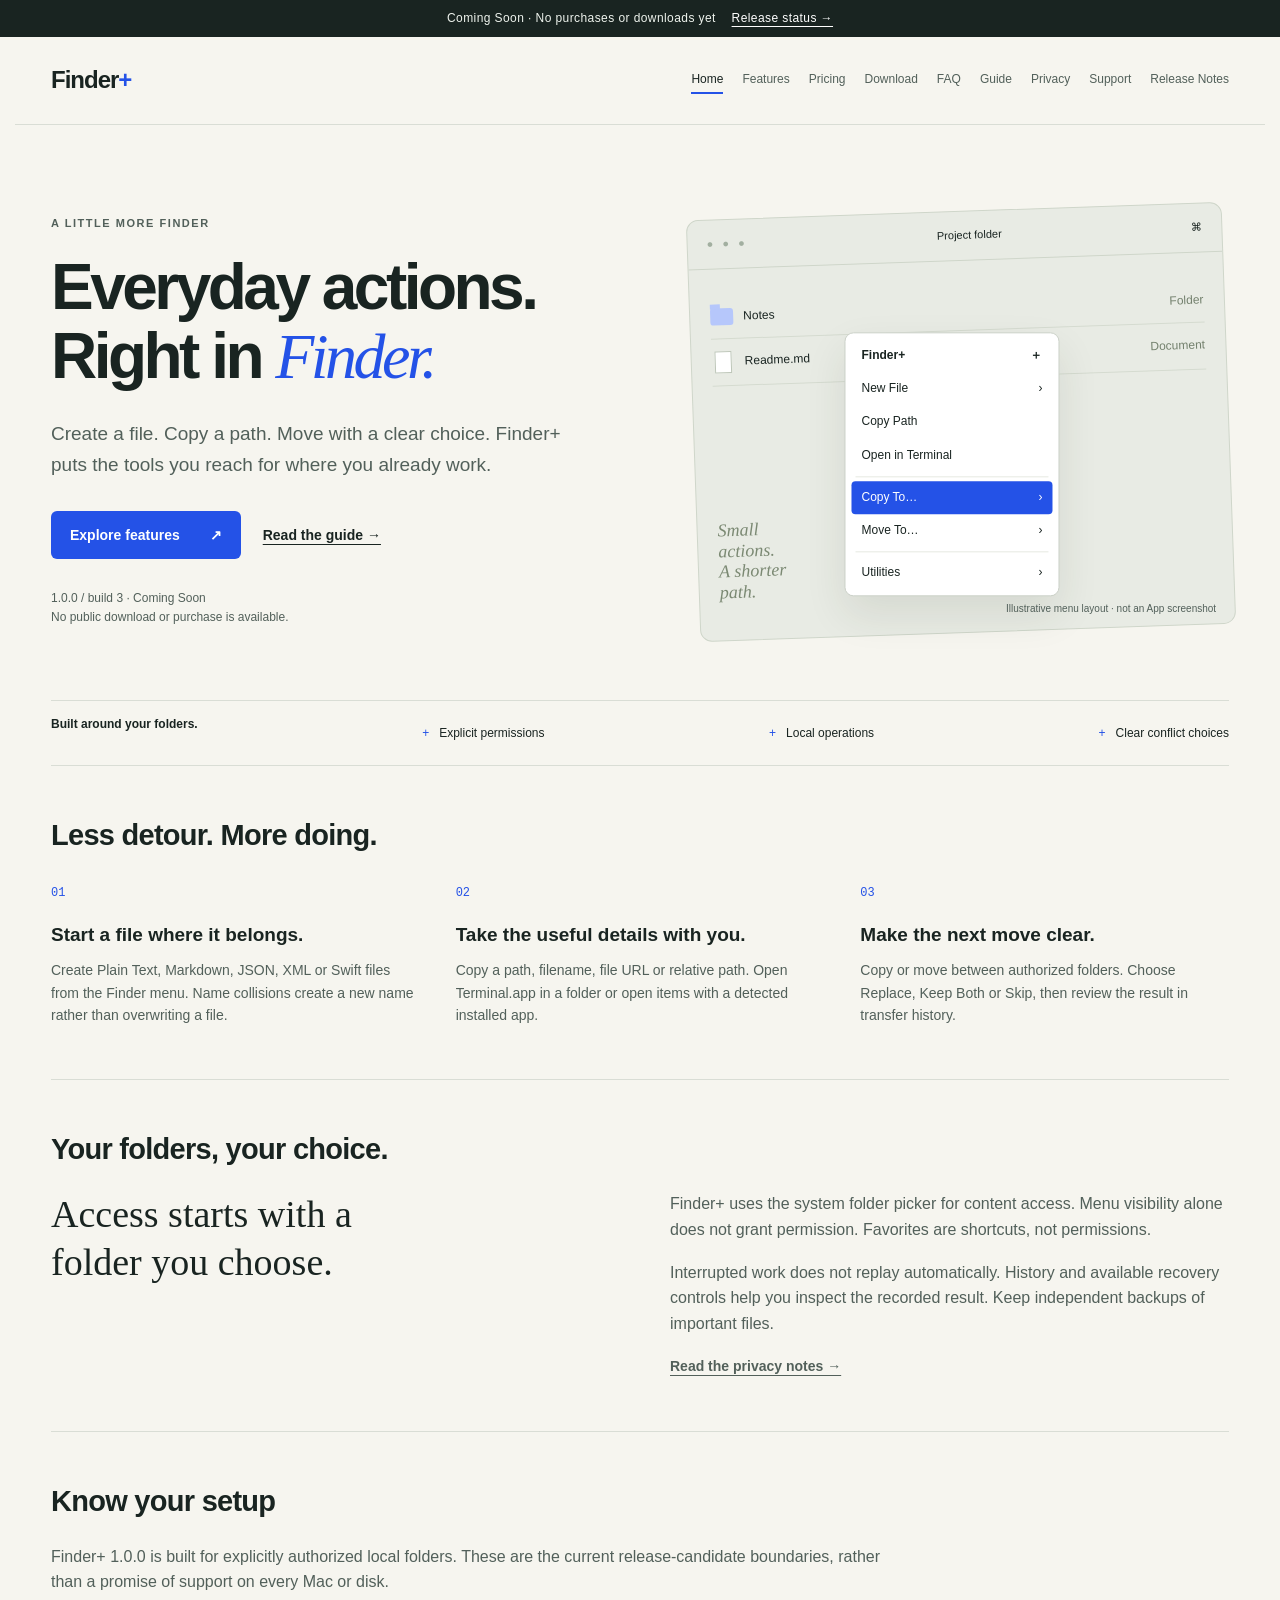
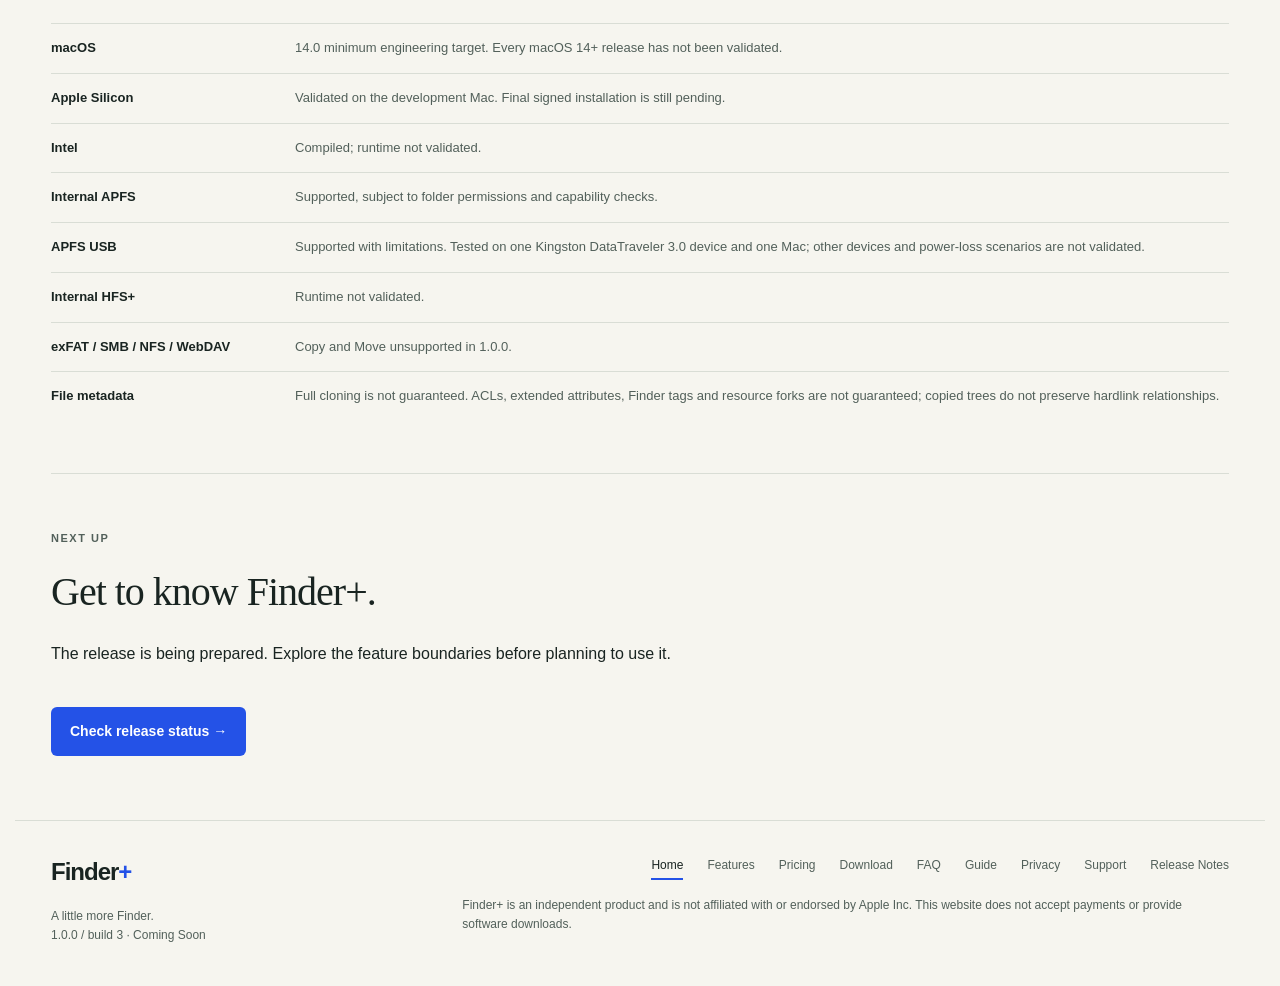
<file: index.html>
<!doctype html>
<html lang="en"><head><meta charset="utf-8"><meta name="viewport" content="width=device-width, initial-scale=1"><meta name="description" content="Everyday file actions in Finder’s right-click menu, with explicit folder permissions and clear transfer decisions."><meta name="referrer" content="strict-origin-when-cross-origin"><meta http-equiv="Content-Security-Policy" content="default-src 'none'; style-src 'self'; img-src 'self'; base-uri 'none'; form-action 'none'; connect-src 'none'; object-src 'none'"><meta name="color-scheme" content="light"><title>Everyday actions. Right in Finder. — Finder+</title><link rel="icon" href="assets/favicon.svg" type="image/svg+xml"><link rel="stylesheet" href="assets/site.css"></head><body><a class="skip" href="#main">Skip to content</a><div class="topline">Coming Soon · No purchases or downloads yet <a href="download.html">Release status →</a></div><header class="header"><a class="brand" href="index.html" aria-label="Finder+ Home">Finder<b>+</b></a><nav aria-label="Main navigation"><a href="index.html" aria-current="page">Home</a><a href="features.html">Features</a><a href="pricing.html">Pricing</a><a href="download.html">Download</a><a href="faq.html">FAQ</a><a href="guide.html">Guide</a><a href="privacy.html">Privacy</a><a href="support.html">Support</a><a href="release-notes.html">Release Notes</a></nav></header><main id="main" tabindex="-1"><section class="hero"><div><p class="eyebrow">A LITTLE MORE FINDER</p><h1>Everyday actions.<br>Right in <em>Finder.</em></h1><p class="lead">Create a file. Copy a path. Move with a clear choice. Finder+ puts the tools you reach for where you already work.</p><div class="actions"><a class="button" href="features.html">Explore features <span aria-hidden="true">↗</span></a><a class="text-link" href="guide.html">Read the guide →</a></div><p class="small">1.0.0 / build 3 · Coming Soon<br>No public download or purchase is available.</p></div><figure class="demo"><div class="window-top"><span aria-hidden="true">● ● ●</span><span>Project folder</span><span aria-hidden="true">⌘</span></div><div class="window-body"><div class="file-row"><span class="folder-icon" aria-hidden="true"></span><span>Notes</span><span class="file-kind">Folder</span></div><div class="file-row"><span class="doc-icon" aria-hidden="true"></span><span>Readme.md</span><span class="file-kind">Document</span></div><div class="context"><div class="context-title">Finder+ <span aria-hidden="true">＋</span></div><div>New File <span aria-hidden="true">›</span></div><div>Copy Path</div><div>Open in Terminal</div><hr><div class="selected">Copy To… <span aria-hidden="true">›</span></div><div>Move To… <span aria-hidden="true">›</span></div><hr><div>Utilities <span aria-hidden="true">›</span></div></div><div class="annotation">Small actions.<br>A shorter path.</div></div><figcaption>Illustrative menu layout · not an App screenshot</figcaption></figure></section><section class="band"><p>Built around your folders.</p><span>Explicit permissions</span><span>Local operations</span><span>Clear conflict choices</span></section><section class="prose-section"><h2>Less detour. More doing.</h2><div class="cards"><article><span class="number">01</span><h3>Start a file where it belongs.</h3><p>Create Plain Text, Markdown, JSON, XML or Swift files from the Finder menu. Name collisions create a new name rather than overwriting a file.</p></article><article><span class="number">02</span><h3>Take the useful details with you.</h3><p>Copy a path, filename, file URL or relative path. Open Terminal.app in a folder or open items with a detected installed app.</p></article><article><span class="number">03</span><h3>Make the next move clear.</h3><p>Copy or move between authorized folders. Choose Replace, Keep Both or Skip, then review the result in transfer history.</p></article></div></section><section class="prose-section"><h2>Your folders, your choice.</h2><div class="split"><p class="large-copy">Access starts with a folder you choose.</p><div><p>Finder+ uses the system folder picker for content access. Menu visibility alone does not grant permission. Favorites are shortcuts, not permissions.</p><p>Interrupted work does not replay automatically. History and available recovery controls help you inspect the recorded result. Keep independent backups of important files.</p><a class="text-link" href="privacy.html">Read the privacy notes →</a></div></div></section><section class="prose-section"><h2>Know your setup</h2><p>Finder+ 1.0.0 is built for explicitly authorized local folders. These are the current release-candidate boundaries, rather than a promise of support on every Mac or disk.</p><dl class="matrix"><div><dt>macOS</dt><dd>14.0 minimum engineering target. Every macOS 14+ release has not been validated.</dd></div><div><dt>Apple Silicon</dt><dd>Validated on the development Mac. Final signed installation is still pending.</dd></div><div><dt>Intel</dt><dd>Compiled; runtime not validated.</dd></div><div><dt>Internal APFS</dt><dd>Supported, subject to folder permissions and capability checks.</dd></div><div><dt>APFS USB</dt><dd>Supported with limitations. Tested on one Kingston DataTraveler 3.0 device and one Mac; other devices and power-loss scenarios are not validated.</dd></div><div><dt>Internal HFS+</dt><dd>Runtime not validated.</dd></div><div><dt>exFAT / SMB / NFS / WebDAV</dt><dd>Copy and Move unsupported in 1.0.0.</dd></div><div><dt>File metadata</dt><dd>Full cloning is not guaranteed. ACLs, extended attributes, Finder tags and resource forks are not guaranteed; copied trees do not preserve hardlink relationships.</dd></div></dl></section><section class="closing"><p class="eyebrow">NEXT UP</p><h2>Get to know Finder+.</h2><p>The release is being prepared. Explore the feature boundaries before planning to use it.</p><a class="button" href="download.html">Check release status →</a></section></main><footer class="footer"><div><a class="brand" href="index.html">Finder<b>+</b></a><p class="small">A little more Finder.<br>1.0.0 / build 3 · Coming Soon</p></div><div><nav class="footer-links" aria-label="Footer navigation"><a href="index.html" aria-current="page">Home</a><a href="features.html">Features</a><a href="pricing.html">Pricing</a><a href="download.html">Download</a><a href="faq.html">FAQ</a><a href="guide.html">Guide</a><a href="privacy.html">Privacy</a><a href="support.html">Support</a><a href="release-notes.html">Release Notes</a></nav><p class="small">Finder+ is an independent product and is not affiliated with or endorsed by Apple Inc. This website does not accept payments or provide software downloads.</p></div></footer></body></html>
</file>
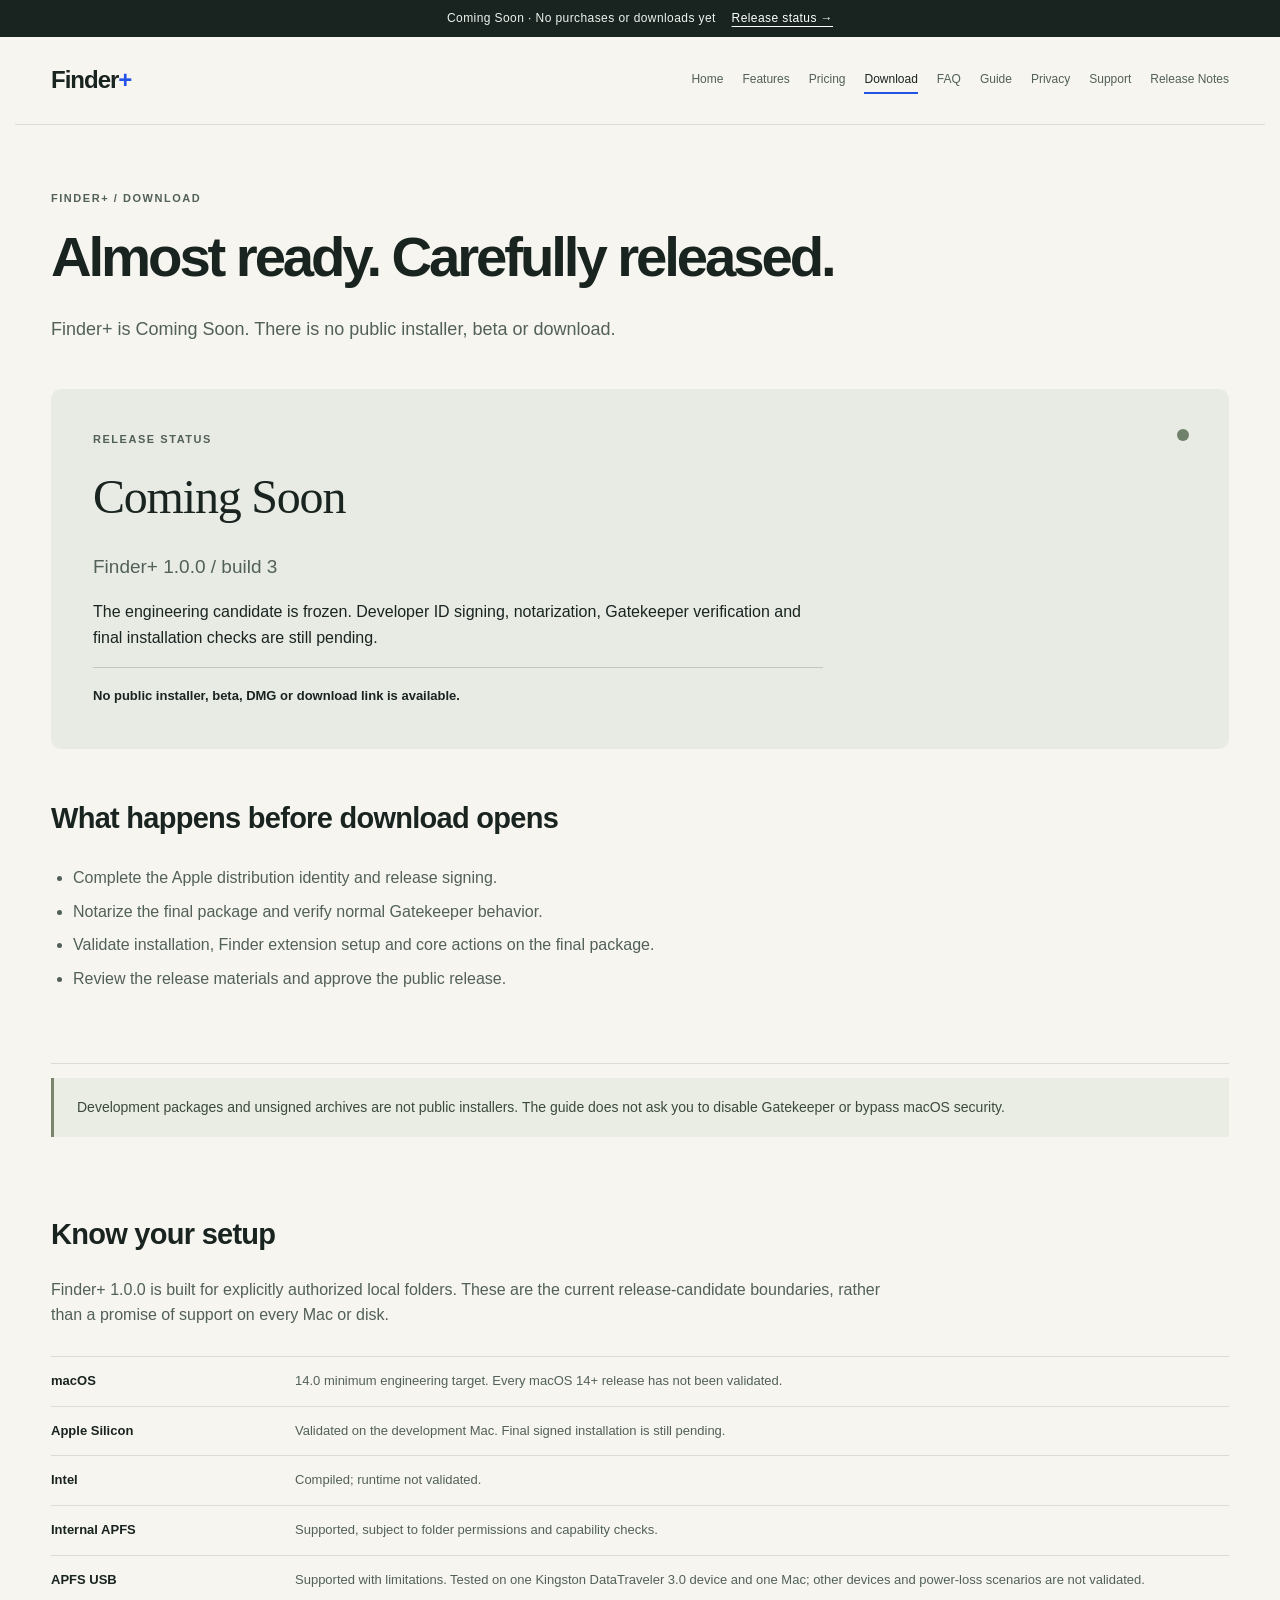
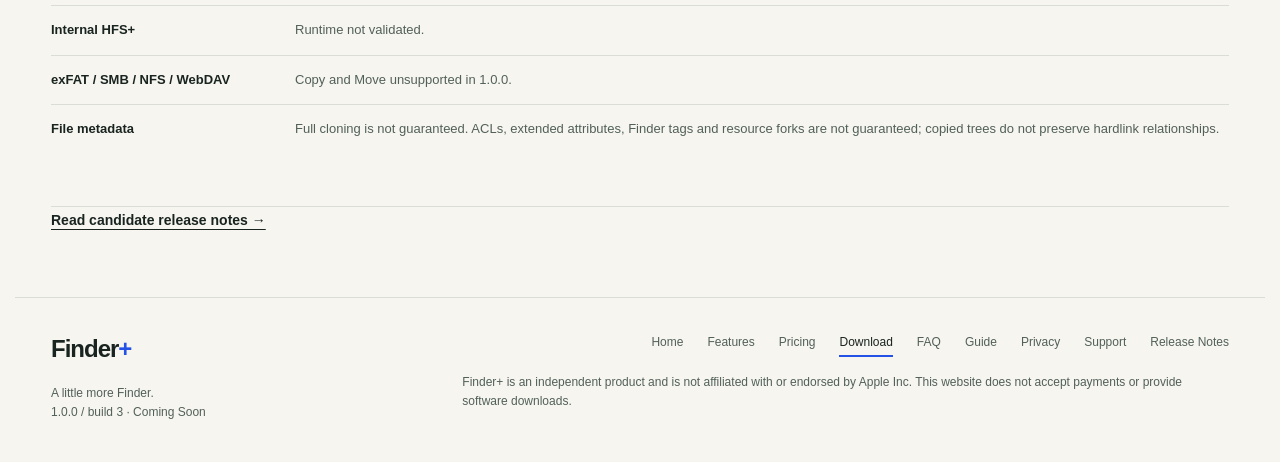
<file: download.html>
<!doctype html>
<html lang="en"><head><meta charset="utf-8"><meta name="viewport" content="width=device-width, initial-scale=1"><meta name="description" content="Finder+ is Coming Soon. There is no public installer, beta or download."><meta name="referrer" content="strict-origin-when-cross-origin"><meta http-equiv="Content-Security-Policy" content="default-src 'none'; style-src 'self'; img-src 'self'; base-uri 'none'; form-action 'none'; connect-src 'none'; object-src 'none'"><meta name="color-scheme" content="light"><title>Almost ready. Carefully released. — Finder+</title><link rel="icon" href="assets/favicon.svg" type="image/svg+xml"><link rel="stylesheet" href="assets/site.css"></head><body><a class="skip" href="#main">Skip to content</a><div class="topline">Coming Soon · No purchases or downloads yet <a href="download.html">Release status →</a></div><header class="header"><a class="brand" href="index.html" aria-label="Finder+ Home">Finder<b>+</b></a><nav aria-label="Main navigation"><a href="index.html">Home</a><a href="features.html">Features</a><a href="pricing.html">Pricing</a><a href="download.html" aria-current="page">Download</a><a href="faq.html">FAQ</a><a href="guide.html">Guide</a><a href="privacy.html">Privacy</a><a href="support.html">Support</a><a href="release-notes.html">Release Notes</a></nav></header><main id="main" tabindex="-1"><header class="page-head"><p class="eyebrow">FINDER+ / DOWNLOAD</p><h1>Almost ready. Carefully released.</h1><p class="lead">Finder+ is Coming Soon. There is no public installer, beta or download.</p></header><section class="release-panel"><span class="status-dot" aria-hidden="true"></span><p class="eyebrow">RELEASE STATUS</p><h2>Coming Soon</h2><p class="lead">Finder+ 1.0.0 / build 3</p><p>The engineering candidate is frozen. Developer ID signing, notarization, Gatekeeper verification and final installation checks are still pending.</p><p class="availability">No public installer, beta, DMG or download link is available.</p></section><section class="prose-section"><h2>What happens before download opens</h2><ul><li>Complete the Apple distribution identity and release signing.</li><li>Notarize the final package and verify normal Gatekeeper behavior.</li><li>Validate installation, Finder extension setup and core actions on the final package.</li><li>Review the release materials and approve the public release.</li></ul></section><aside class="notice">Development packages and unsigned archives are not public installers. The guide does not ask you to disable Gatekeeper or bypass macOS security.</aside><section class="prose-section"><h2>Know your setup</h2><p>Finder+ 1.0.0 is built for explicitly authorized local folders. These are the current release-candidate boundaries, rather than a promise of support on every Mac or disk.</p><dl class="matrix"><div><dt>macOS</dt><dd>14.0 minimum engineering target. Every macOS 14+ release has not been validated.</dd></div><div><dt>Apple Silicon</dt><dd>Validated on the development Mac. Final signed installation is still pending.</dd></div><div><dt>Intel</dt><dd>Compiled; runtime not validated.</dd></div><div><dt>Internal APFS</dt><dd>Supported, subject to folder permissions and capability checks.</dd></div><div><dt>APFS USB</dt><dd>Supported with limitations. Tested on one Kingston DataTraveler 3.0 device and one Mac; other devices and power-loss scenarios are not validated.</dd></div><div><dt>Internal HFS+</dt><dd>Runtime not validated.</dd></div><div><dt>exFAT / SMB / NFS / WebDAV</dt><dd>Copy and Move unsupported in 1.0.0.</dd></div><div><dt>File metadata</dt><dd>Full cloning is not guaranteed. ACLs, extended attributes, Finder tags and resource forks are not guaranteed; copied trees do not preserve hardlink relationships.</dd></div></dl></section><a class="text-link" href="release-notes.html">Read candidate release notes →</a></main><footer class="footer"><div><a class="brand" href="index.html">Finder<b>+</b></a><p class="small">A little more Finder.<br>1.0.0 / build 3 · Coming Soon</p></div><div><nav class="footer-links" aria-label="Footer navigation"><a href="index.html">Home</a><a href="features.html">Features</a><a href="pricing.html">Pricing</a><a href="download.html" aria-current="page">Download</a><a href="faq.html">FAQ</a><a href="guide.html">Guide</a><a href="privacy.html">Privacy</a><a href="support.html">Support</a><a href="release-notes.html">Release Notes</a></nav><p class="small">Finder+ is an independent product and is not affiliated with or endorsed by Apple Inc. This website does not accept payments or provide software downloads.</p></div></footer></body></html>
</file>
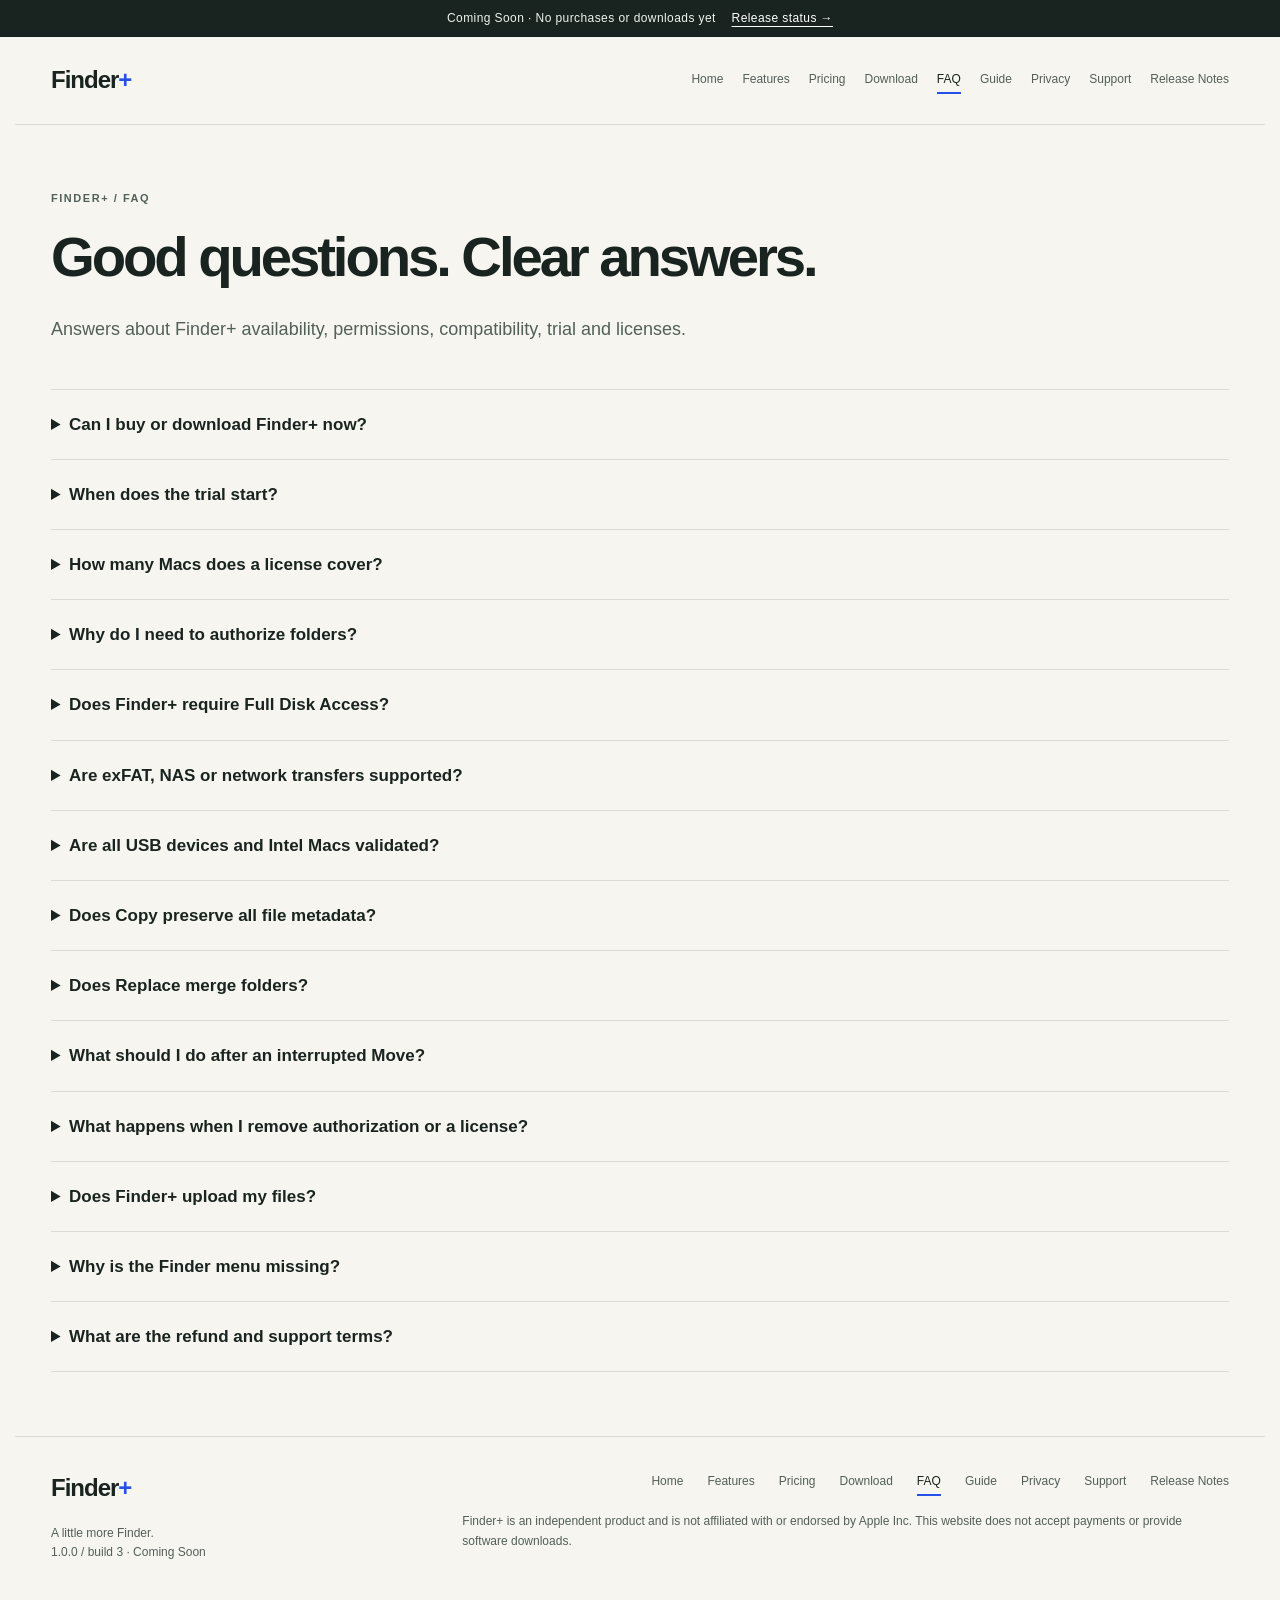
<file: faq.html>
<!doctype html>
<html lang="en"><head><meta charset="utf-8"><meta name="viewport" content="width=device-width, initial-scale=1"><meta name="description" content="Answers about Finder+ availability, permissions, compatibility, trial and licenses."><meta name="referrer" content="strict-origin-when-cross-origin"><meta http-equiv="Content-Security-Policy" content="default-src 'none'; style-src 'self'; img-src 'self'; base-uri 'none'; form-action 'none'; connect-src 'none'; object-src 'none'"><meta name="color-scheme" content="light"><title>Good questions. Clear answers. — Finder+</title><link rel="icon" href="assets/favicon.svg" type="image/svg+xml"><link rel="stylesheet" href="assets/site.css"></head><body><a class="skip" href="#main">Skip to content</a><div class="topline">Coming Soon · No purchases or downloads yet <a href="download.html">Release status →</a></div><header class="header"><a class="brand" href="index.html" aria-label="Finder+ Home">Finder<b>+</b></a><nav aria-label="Main navigation"><a href="index.html">Home</a><a href="features.html">Features</a><a href="pricing.html">Pricing</a><a href="download.html">Download</a><a href="faq.html" aria-current="page">FAQ</a><a href="guide.html">Guide</a><a href="privacy.html">Privacy</a><a href="support.html">Support</a><a href="release-notes.html">Release Notes</a></nav></header><main id="main" tabindex="-1"><header class="page-head"><p class="eyebrow">FINDER+ / FAQ</p><h1>Good questions. Clear answers.</h1><p class="lead">Answers about Finder+ availability, permissions, compatibility, trial and licenses.</p></header><section class="faq-list"><details><summary>Can I buy or download Finder+ now?</summary><p>No. Finder+ is Coming Soon. There are no public downloads, payments, pre-orders or license delivery on this website.</p></details><details><summary>When does the trial start?</summary><p>Only after you choose Start Free Trial in License & Trial. It lasts 14 × 24 hours. Expiration keeps the basic free mode and all safety controls available.</p></details><details><summary>How many Macs does a license cover?</summary><p>One user on up to three personal Macs. This is a license term; the current App does not collect hardware fingerprints or count devices online. 1.x updates are included.</p></details><details><summary>Why do I need to authorize folders?</summary><p>Content operations need explicit permission through the system folder picker. Finder menu coverage does not grant content access. Finder can provide selected names and paths to the extension; authorize only the folders you need.</p></details><details><summary>Does Finder+ require Full Disk Access?</summary><p>No. The current implementation does not require Full Disk Access or use it to bypass folder authorization.</p></details><details><summary>Are exFAT, NAS or network transfers supported?</summary><p>No. Copy and Move on exFAT, SMB, NFS and WebDAV are unsupported in 1.0.0. Internal HFS+ runtime is not validated.</p></details><details><summary>Are all USB devices and Intel Macs validated?</summary><p>No. APFS USB validation covers one Kingston DataTraveler 3.0 on one Mac, with limitations. Intel has been compiled, but its runtime is not validated.</p></details><details><summary>Does Copy preserve all file metadata?</summary><p>No. Full metadata cloning is not guaranteed. ACLs, extended attributes, Finder tags and resource forks are not guaranteed. Copied trees do not preserve hardlink relationships.</p></details><details><summary>Does Replace merge folders?</summary><p>No. Replace replaces the entire target folder after confirmation. Keep Both creates a separate named copy; Skip keeps the original target and, for Move, the source.</p></details><details><summary>What should I do after an interrupted Move?</summary><p>Inspect source and target from Transfers → Needs Attention, then use the available recovery controls. Do not blindly repeat the entire Move or manually delete retained recovery files.</p></details><details><summary>What happens when I remove authorization or a license?</summary><p>Removing authorization does not delete your files. Removing a local license keeps folder authorizations, history and recovery records; it resumes the original trial’s remaining time or expired state. Neither grants a new trial.</p></details><details><summary>Does Finder+ upload my files?</summary><p>The frozen App operates locally, without a Finder+ file upload service, analytics, account or cloud sync. Offline license validation stays on your Mac. Other apps and system file providers can have their own network behavior.</p></details><details><summary>Why is the Finder menu missing?</summary><p>Run the main App once, use Settings → Open Extension Settings and enable Finder+. Labels differ across macOS versions. Menu coverage, Finder context and folder authorization are separate conditions; try reopening the Finder folder.</p></details><details><summary>What are the refund and support terms?</summary><p>Sales and support submissions have not opened. The payment provider, refund terms and verified support contact will be published before sales. No response-time commitment is currently offered.</p></details></section></main><footer class="footer"><div><a class="brand" href="index.html">Finder<b>+</b></a><p class="small">A little more Finder.<br>1.0.0 / build 3 · Coming Soon</p></div><div><nav class="footer-links" aria-label="Footer navigation"><a href="index.html">Home</a><a href="features.html">Features</a><a href="pricing.html">Pricing</a><a href="download.html">Download</a><a href="faq.html" aria-current="page">FAQ</a><a href="guide.html">Guide</a><a href="privacy.html">Privacy</a><a href="support.html">Support</a><a href="release-notes.html">Release Notes</a></nav><p class="small">Finder+ is an independent product and is not affiliated with or endorsed by Apple Inc. This website does not accept payments or provide software downloads.</p></div></footer></body></html>
</file>
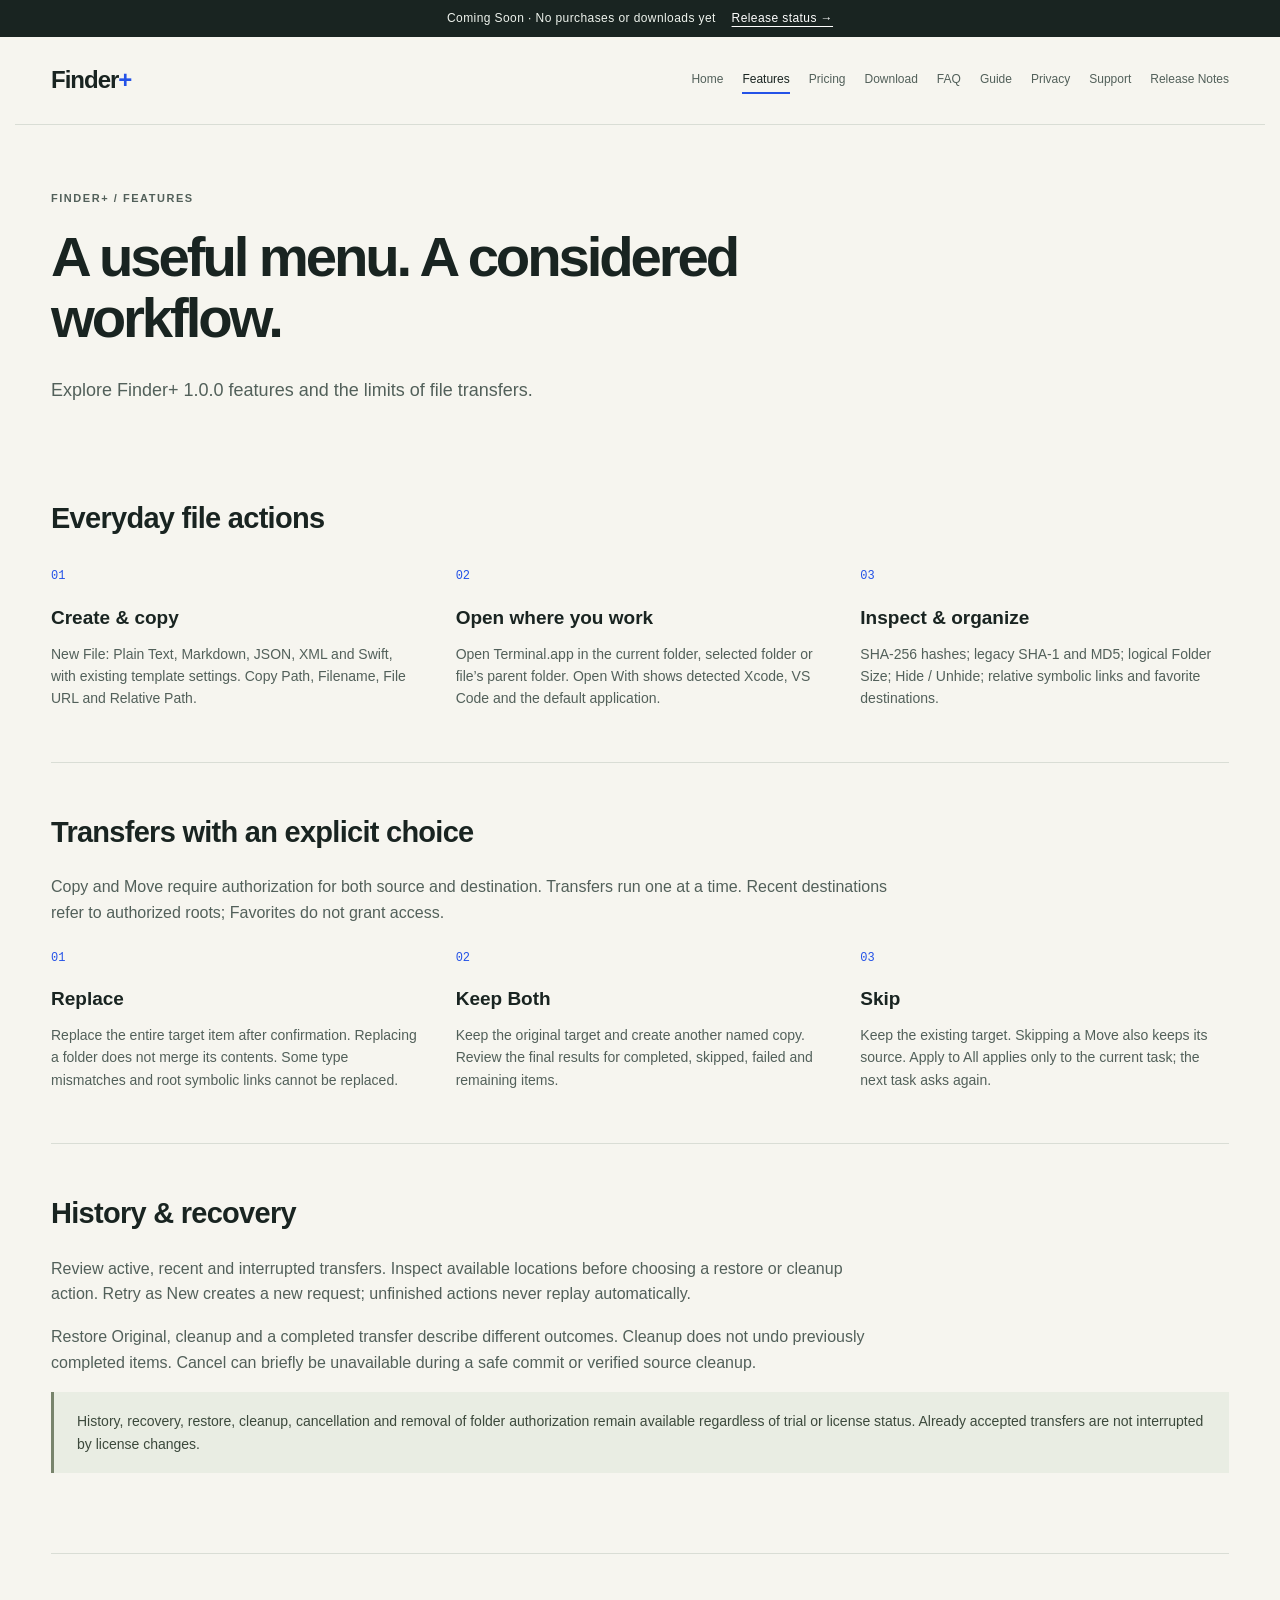
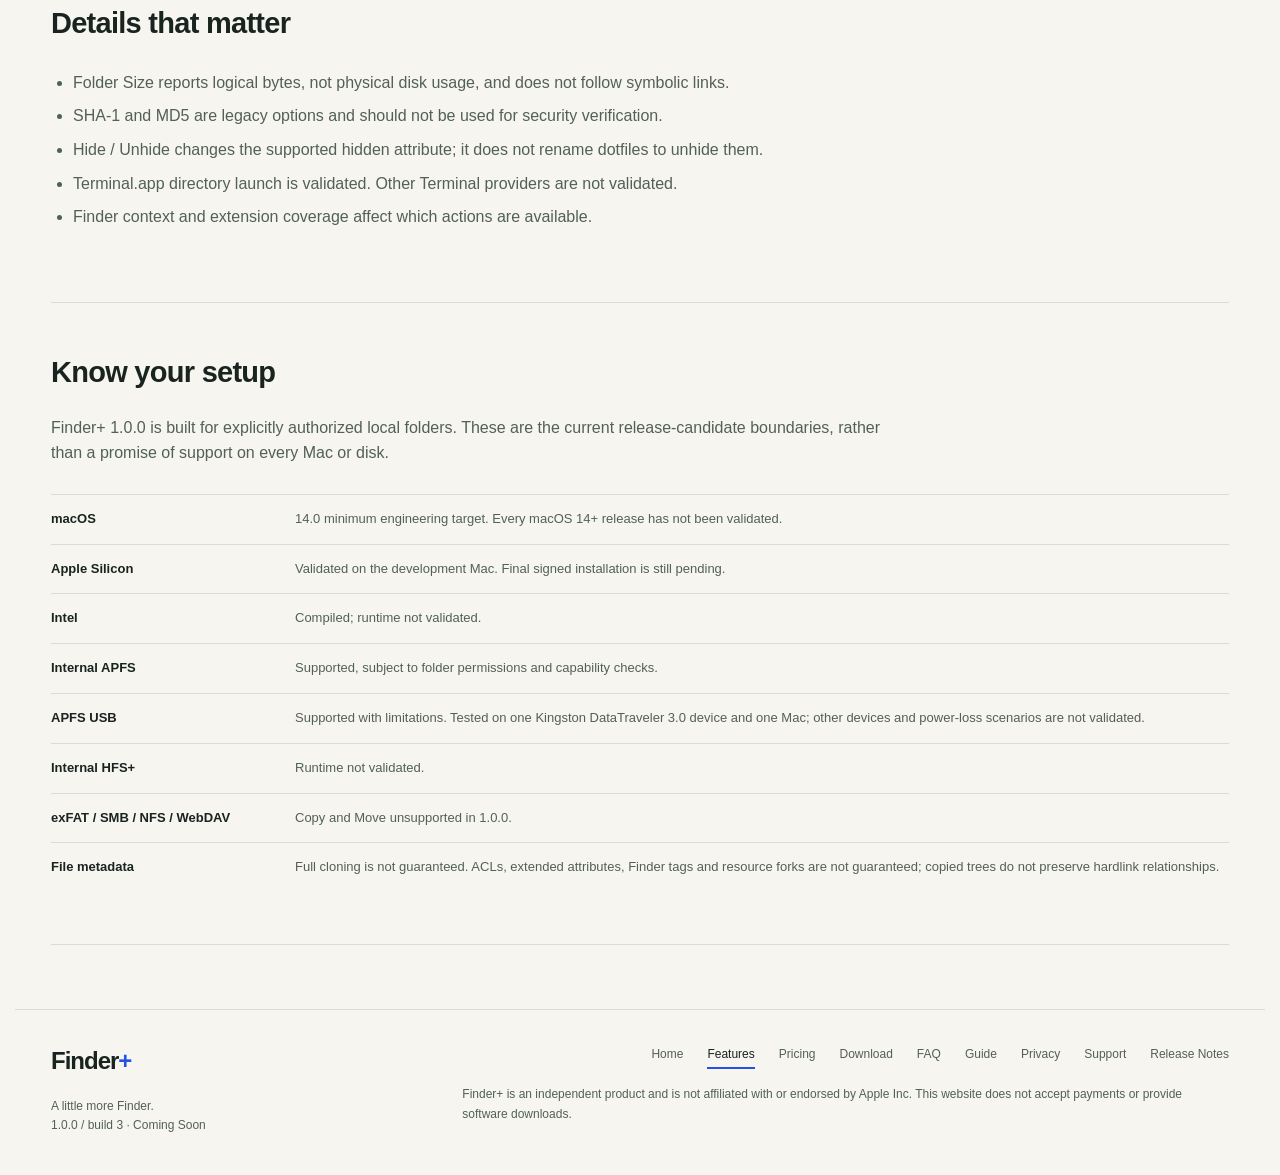
<file: features.html>
<!doctype html>
<html lang="en"><head><meta charset="utf-8"><meta name="viewport" content="width=device-width, initial-scale=1"><meta name="description" content="Explore Finder+ 1.0.0 features and the limits of file transfers."><meta name="referrer" content="strict-origin-when-cross-origin"><meta http-equiv="Content-Security-Policy" content="default-src 'none'; style-src 'self'; img-src 'self'; base-uri 'none'; form-action 'none'; connect-src 'none'; object-src 'none'"><meta name="color-scheme" content="light"><title>A useful menu. A considered workflow. — Finder+</title><link rel="icon" href="assets/favicon.svg" type="image/svg+xml"><link rel="stylesheet" href="assets/site.css"></head><body><a class="skip" href="#main">Skip to content</a><div class="topline">Coming Soon · No purchases or downloads yet <a href="download.html">Release status →</a></div><header class="header"><a class="brand" href="index.html" aria-label="Finder+ Home">Finder<b>+</b></a><nav aria-label="Main navigation"><a href="index.html">Home</a><a href="features.html" aria-current="page">Features</a><a href="pricing.html">Pricing</a><a href="download.html">Download</a><a href="faq.html">FAQ</a><a href="guide.html">Guide</a><a href="privacy.html">Privacy</a><a href="support.html">Support</a><a href="release-notes.html">Release Notes</a></nav></header><main id="main" tabindex="-1"><header class="page-head"><p class="eyebrow">FINDER+ / FEATURES</p><h1>A useful menu. A considered workflow.</h1><p class="lead">Explore Finder+ 1.0.0 features and the limits of file transfers.</p></header><section class="prose-section"><h2>Everyday file actions</h2><div class="cards"><article><span class="number">01</span><h3>Create & copy</h3><p>New File: Plain Text, Markdown, JSON, XML and Swift, with existing template settings. Copy Path, Filename, File URL and Relative Path.</p></article><article><span class="number">02</span><h3>Open where you work</h3><p>Open Terminal.app in the current folder, selected folder or file’s parent folder. Open With shows detected Xcode, VS Code and the default application.</p></article><article><span class="number">03</span><h3>Inspect & organize</h3><p>SHA-256 hashes; legacy SHA-1 and MD5; logical Folder Size; Hide / Unhide; relative symbolic links and favorite destinations.</p></article></div></section><section class="prose-section"><h2>Transfers with an explicit choice</h2><p>Copy and Move require authorization for both source and destination. Transfers run one at a time. Recent destinations refer to authorized roots; Favorites do not grant access.</p><div class="cards"><article><span class="number">01</span><h3>Replace</h3><p>Replace the entire target item after confirmation. Replacing a folder does not merge its contents. Some type mismatches and root symbolic links cannot be replaced.</p></article><article><span class="number">02</span><h3>Keep Both</h3><p>Keep the original target and create another named copy. Review the final results for completed, skipped, failed and remaining items.</p></article><article><span class="number">03</span><h3>Skip</h3><p>Keep the existing target. Skipping a Move also keeps its source. Apply to All applies only to the current task; the next task asks again.</p></article></div></section><section class="prose-section"><h2>History & recovery</h2><p>Review active, recent and interrupted transfers. Inspect available locations before choosing a restore or cleanup action. Retry as New creates a new request; unfinished actions never replay automatically.</p><p>Restore Original, cleanup and a completed transfer describe different outcomes. Cleanup does not undo previously completed items. Cancel can briefly be unavailable during a safe commit or verified source cleanup.</p><aside class="notice">History, recovery, restore, cleanup, cancellation and removal of folder authorization remain available regardless of trial or license status. Already accepted transfers are not interrupted by license changes.</aside></section><section class="prose-section"><h2>Details that matter</h2><ul><li>Folder Size reports logical bytes, not physical disk usage, and does not follow symbolic links.</li><li>SHA-1 and MD5 are legacy options and should not be used for security verification.</li><li>Hide / Unhide changes the supported hidden attribute; it does not rename dotfiles to unhide them.</li><li>Terminal.app directory launch is validated. Other Terminal providers are not validated.</li><li>Finder context and extension coverage affect which actions are available.</li></ul></section><section class="prose-section"><h2>Know your setup</h2><p>Finder+ 1.0.0 is built for explicitly authorized local folders. These are the current release-candidate boundaries, rather than a promise of support on every Mac or disk.</p><dl class="matrix"><div><dt>macOS</dt><dd>14.0 minimum engineering target. Every macOS 14+ release has not been validated.</dd></div><div><dt>Apple Silicon</dt><dd>Validated on the development Mac. Final signed installation is still pending.</dd></div><div><dt>Intel</dt><dd>Compiled; runtime not validated.</dd></div><div><dt>Internal APFS</dt><dd>Supported, subject to folder permissions and capability checks.</dd></div><div><dt>APFS USB</dt><dd>Supported with limitations. Tested on one Kingston DataTraveler 3.0 device and one Mac; other devices and power-loss scenarios are not validated.</dd></div><div><dt>Internal HFS+</dt><dd>Runtime not validated.</dd></div><div><dt>exFAT / SMB / NFS / WebDAV</dt><dd>Copy and Move unsupported in 1.0.0.</dd></div><div><dt>File metadata</dt><dd>Full cloning is not guaranteed. ACLs, extended attributes, Finder tags and resource forks are not guaranteed; copied trees do not preserve hardlink relationships.</dd></div></dl></section></main><footer class="footer"><div><a class="brand" href="index.html">Finder<b>+</b></a><p class="small">A little more Finder.<br>1.0.0 / build 3 · Coming Soon</p></div><div><nav class="footer-links" aria-label="Footer navigation"><a href="index.html">Home</a><a href="features.html" aria-current="page">Features</a><a href="pricing.html">Pricing</a><a href="download.html">Download</a><a href="faq.html">FAQ</a><a href="guide.html">Guide</a><a href="privacy.html">Privacy</a><a href="support.html">Support</a><a href="release-notes.html">Release Notes</a></nav><p class="small">Finder+ is an independent product and is not affiliated with or endorsed by Apple Inc. This website does not accept payments or provide software downloads.</p></div></footer></body></html>
</file>
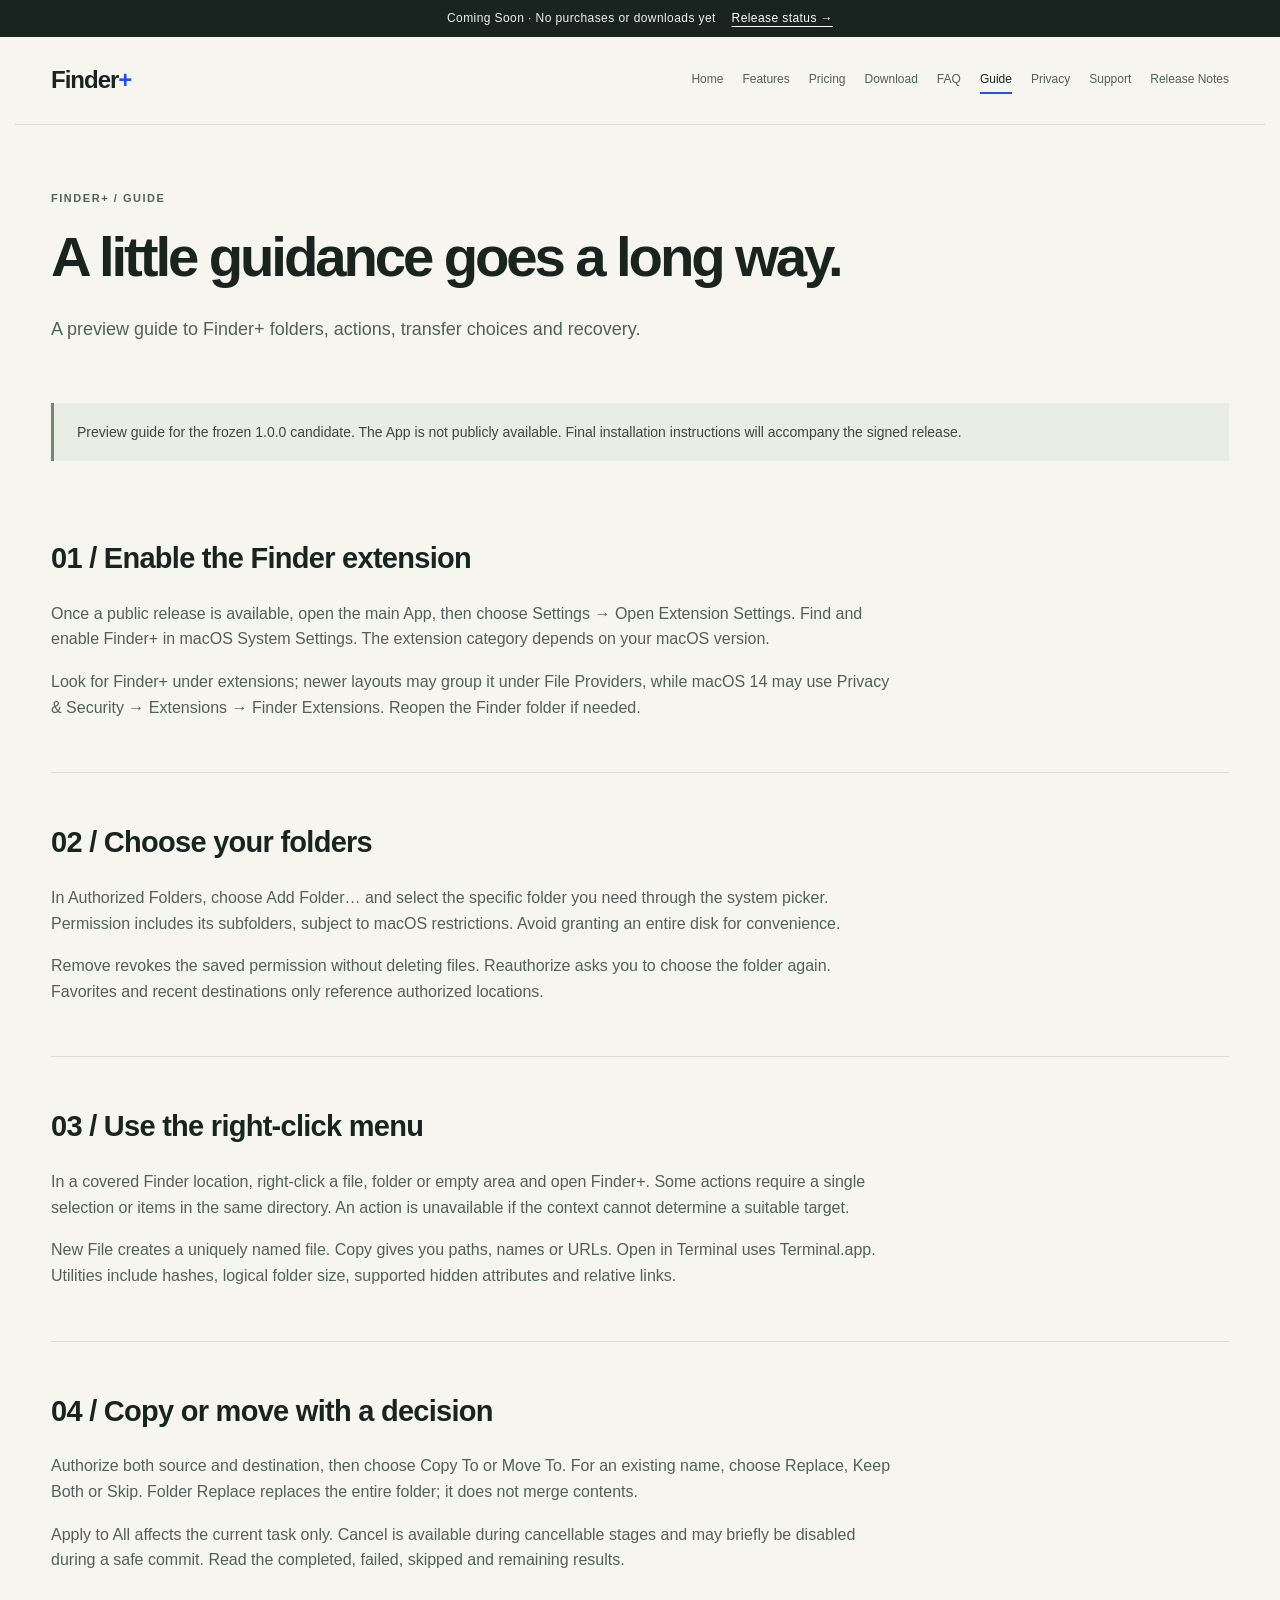
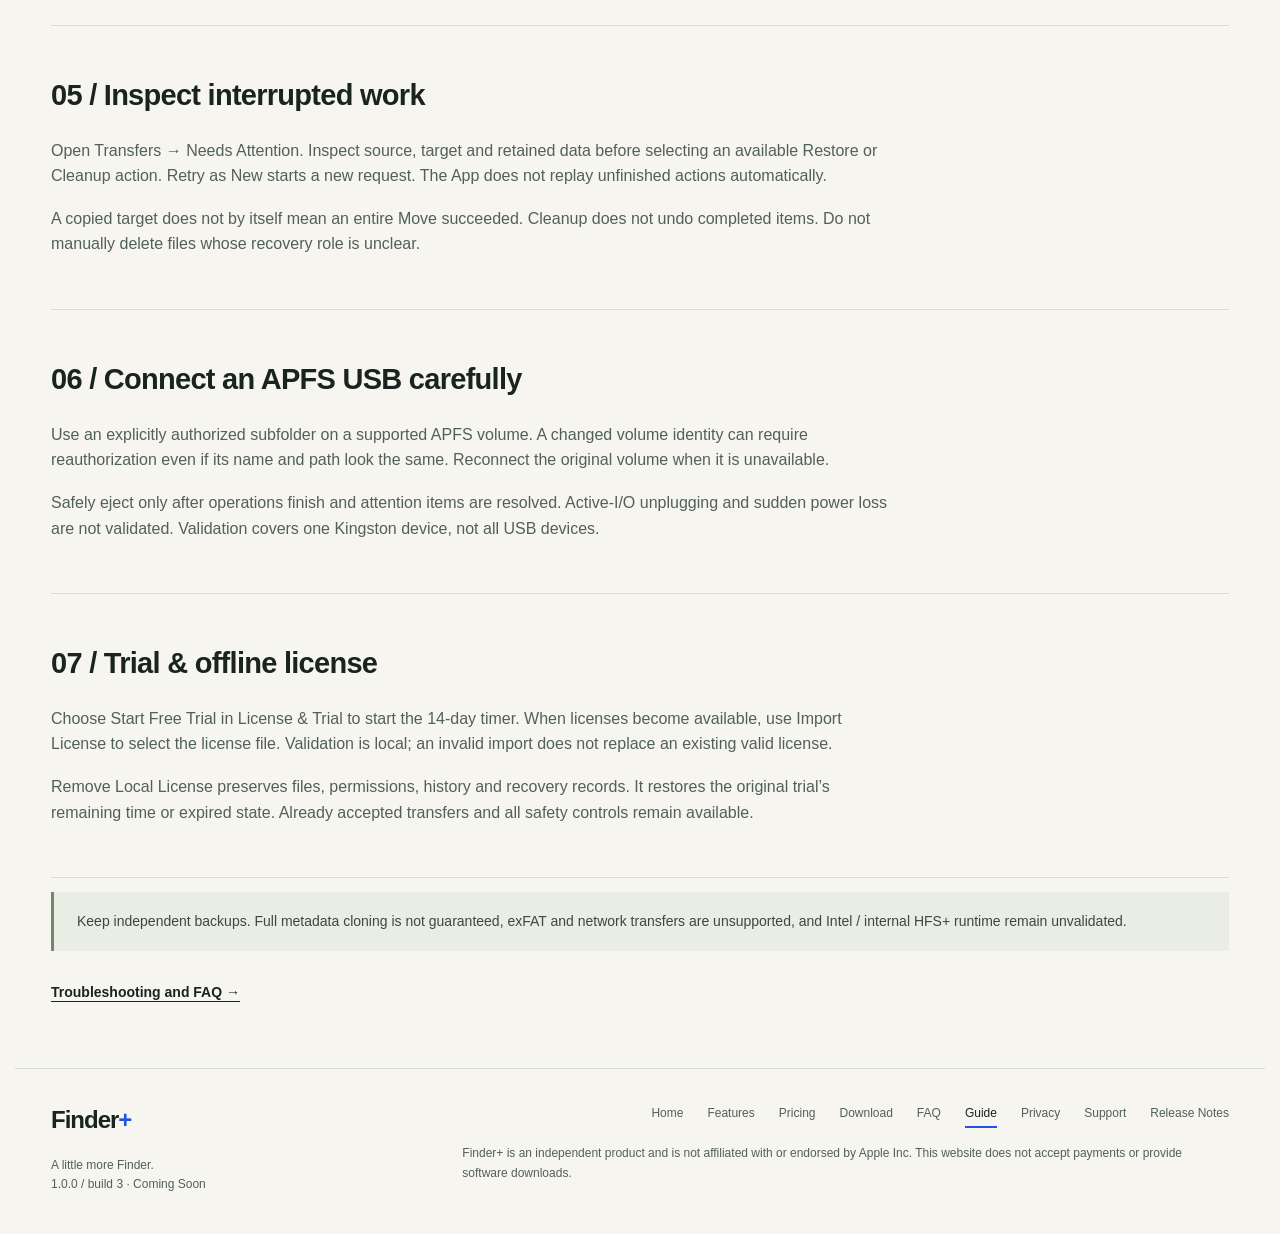
<file: guide.html>
<!doctype html>
<html lang="en"><head><meta charset="utf-8"><meta name="viewport" content="width=device-width, initial-scale=1"><meta name="description" content="A preview guide to Finder+ folders, actions, transfer choices and recovery."><meta name="referrer" content="strict-origin-when-cross-origin"><meta http-equiv="Content-Security-Policy" content="default-src 'none'; style-src 'self'; img-src 'self'; base-uri 'none'; form-action 'none'; connect-src 'none'; object-src 'none'"><meta name="color-scheme" content="light"><title>A little guidance goes a long way. — Finder+</title><link rel="icon" href="assets/favicon.svg" type="image/svg+xml"><link rel="stylesheet" href="assets/site.css"></head><body><a class="skip" href="#main">Skip to content</a><div class="topline">Coming Soon · No purchases or downloads yet <a href="download.html">Release status →</a></div><header class="header"><a class="brand" href="index.html" aria-label="Finder+ Home">Finder<b>+</b></a><nav aria-label="Main navigation"><a href="index.html">Home</a><a href="features.html">Features</a><a href="pricing.html">Pricing</a><a href="download.html">Download</a><a href="faq.html">FAQ</a><a href="guide.html" aria-current="page">Guide</a><a href="privacy.html">Privacy</a><a href="support.html">Support</a><a href="release-notes.html">Release Notes</a></nav></header><main id="main" tabindex="-1"><header class="page-head"><p class="eyebrow">FINDER+ / GUIDE</p><h1>A little guidance goes a long way.</h1><p class="lead">A preview guide to Finder+ folders, actions, transfer choices and recovery.</p></header><aside class="notice">Preview guide for the frozen 1.0.0 candidate. The App is not publicly available. Final installation instructions will accompany the signed release.</aside><section class="prose-section"><h2>01 / Enable the Finder extension</h2><p>Once a public release is available, open the main App, then choose Settings → Open Extension Settings. Find and enable Finder+ in macOS System Settings. The extension category depends on your macOS version.</p><p>Look for Finder+ under extensions; newer layouts may group it under File Providers, while macOS 14 may use Privacy &amp; Security → Extensions → Finder Extensions. Reopen the Finder folder if needed.</p></section><section class="prose-section"><h2>02 / Choose your folders</h2><p>In Authorized Folders, choose Add Folder… and select the specific folder you need through the system picker. Permission includes its subfolders, subject to macOS restrictions. Avoid granting an entire disk for convenience.</p><p>Remove revokes the saved permission without deleting files. Reauthorize asks you to choose the folder again. Favorites and recent destinations only reference authorized locations.</p></section><section class="prose-section"><h2>03 / Use the right-click menu</h2><p>In a covered Finder location, right-click a file, folder or empty area and open Finder+. Some actions require a single selection or items in the same directory. An action is unavailable if the context cannot determine a suitable target.</p><p>New File creates a uniquely named file. Copy gives you paths, names or URLs. Open in Terminal uses Terminal.app. Utilities include hashes, logical folder size, supported hidden attributes and relative links.</p></section><section class="prose-section"><h2>04 / Copy or move with a decision</h2><p>Authorize both source and destination, then choose Copy To or Move To. For an existing name, choose Replace, Keep Both or Skip. Folder Replace replaces the entire folder; it does not merge contents.</p><p>Apply to All affects the current task only. Cancel is available during cancellable stages and may briefly be disabled during a safe commit. Read the completed, failed, skipped and remaining results.</p></section><section class="prose-section"><h2>05 / Inspect interrupted work</h2><p>Open Transfers → Needs Attention. Inspect source, target and retained data before selecting an available Restore or Cleanup action. Retry as New starts a new request. The App does not replay unfinished actions automatically.</p><p>A copied target does not by itself mean an entire Move succeeded. Cleanup does not undo completed items. Do not manually delete files whose recovery role is unclear.</p></section><section class="prose-section"><h2>06 / Connect an APFS USB carefully</h2><p>Use an explicitly authorized subfolder on a supported APFS volume. A changed volume identity can require reauthorization even if its name and path look the same. Reconnect the original volume when it is unavailable.</p><p>Safely eject only after operations finish and attention items are resolved. Active-I/O unplugging and sudden power loss are not validated. Validation covers one Kingston device, not all USB devices.</p></section><section class="prose-section"><h2>07 / Trial & offline license</h2><p>Choose Start Free Trial in License &amp; Trial to start the 14-day timer. When licenses become available, use Import License to select the license file. Validation is local; an invalid import does not replace an existing valid license.</p><p>Remove Local License preserves files, permissions, history and recovery records. It restores the original trial’s remaining time or expired state. Already accepted transfers and all safety controls remain available.</p></section><aside class="notice">Keep independent backups. Full metadata cloning is not guaranteed, exFAT and network transfers are unsupported, and Intel / internal HFS+ runtime remain unvalidated.</aside><a class="text-link" href="faq.html">Troubleshooting and FAQ →</a></main><footer class="footer"><div><a class="brand" href="index.html">Finder<b>+</b></a><p class="small">A little more Finder.<br>1.0.0 / build 3 · Coming Soon</p></div><div><nav class="footer-links" aria-label="Footer navigation"><a href="index.html">Home</a><a href="features.html">Features</a><a href="pricing.html">Pricing</a><a href="download.html">Download</a><a href="faq.html">FAQ</a><a href="guide.html" aria-current="page">Guide</a><a href="privacy.html">Privacy</a><a href="support.html">Support</a><a href="release-notes.html">Release Notes</a></nav><p class="small">Finder+ is an independent product and is not affiliated with or endorsed by Apple Inc. This website does not accept payments or provide software downloads.</p></div></footer></body></html>
</file>
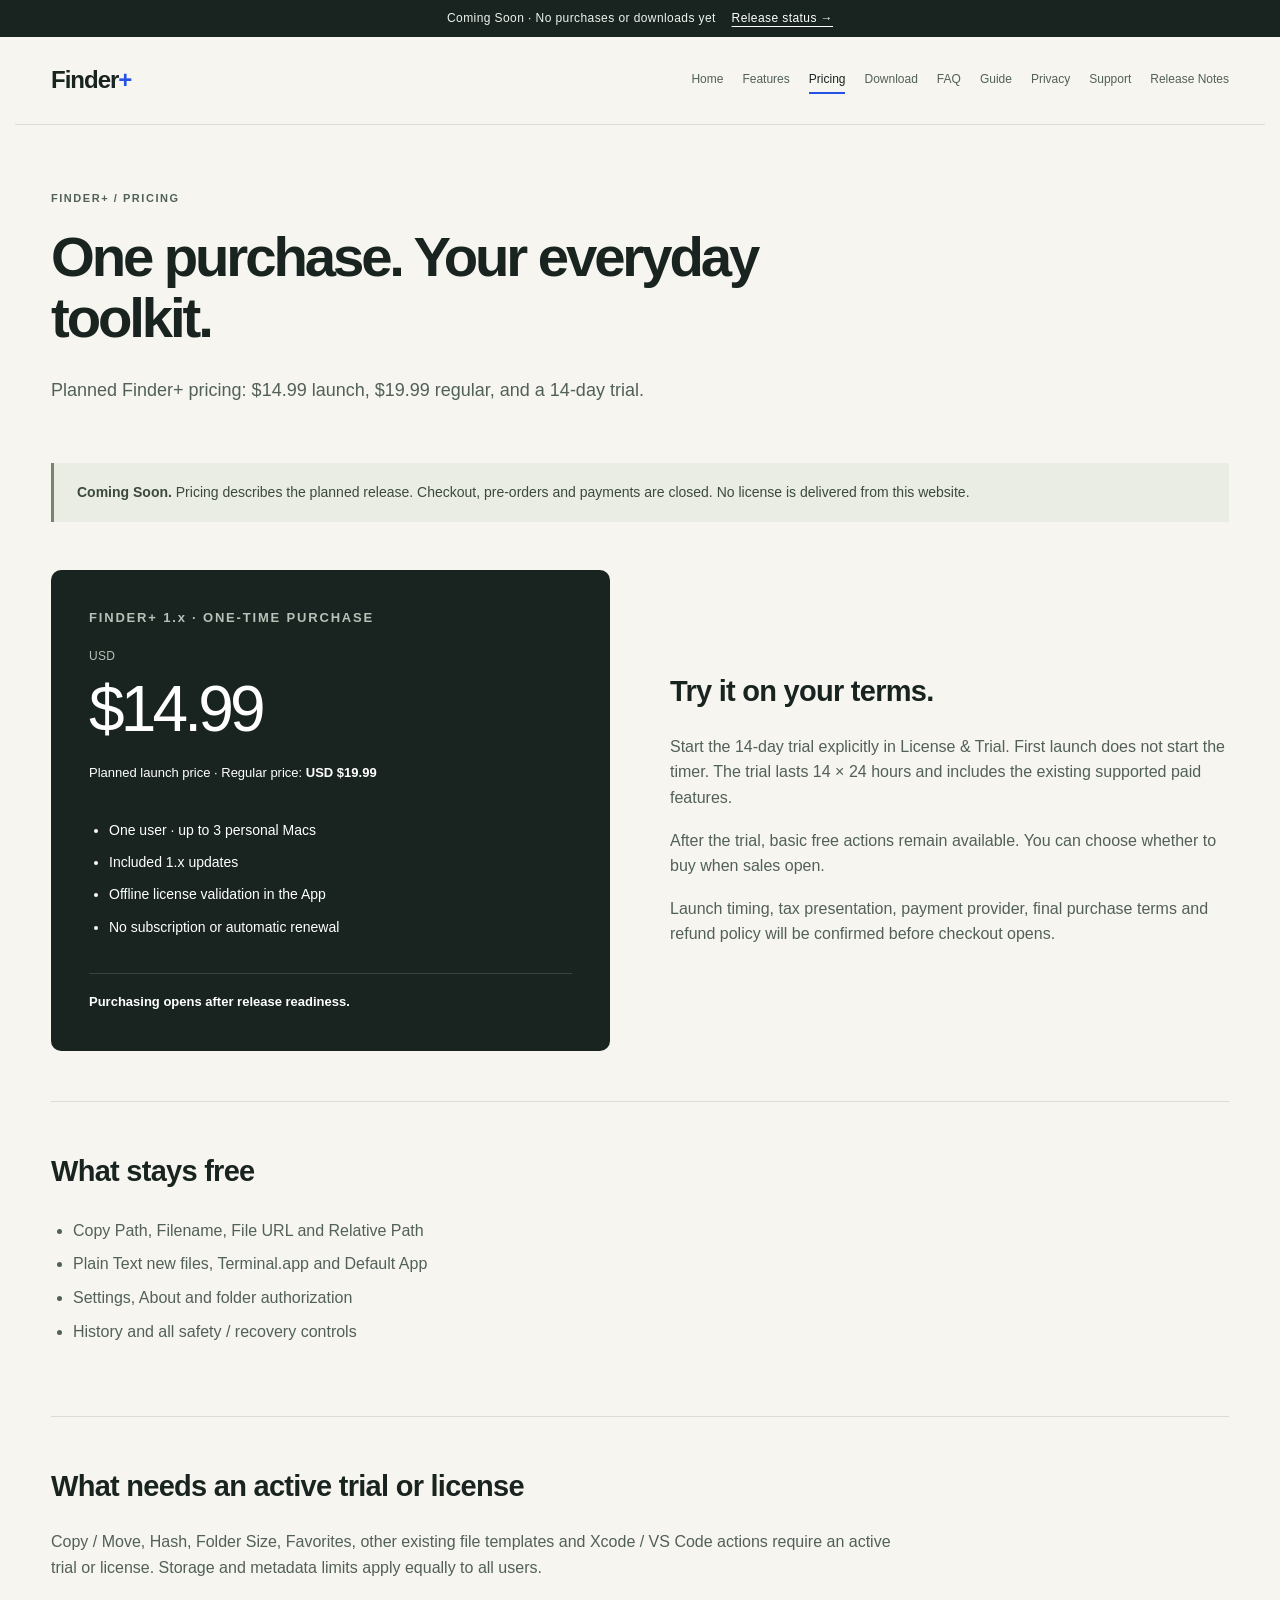
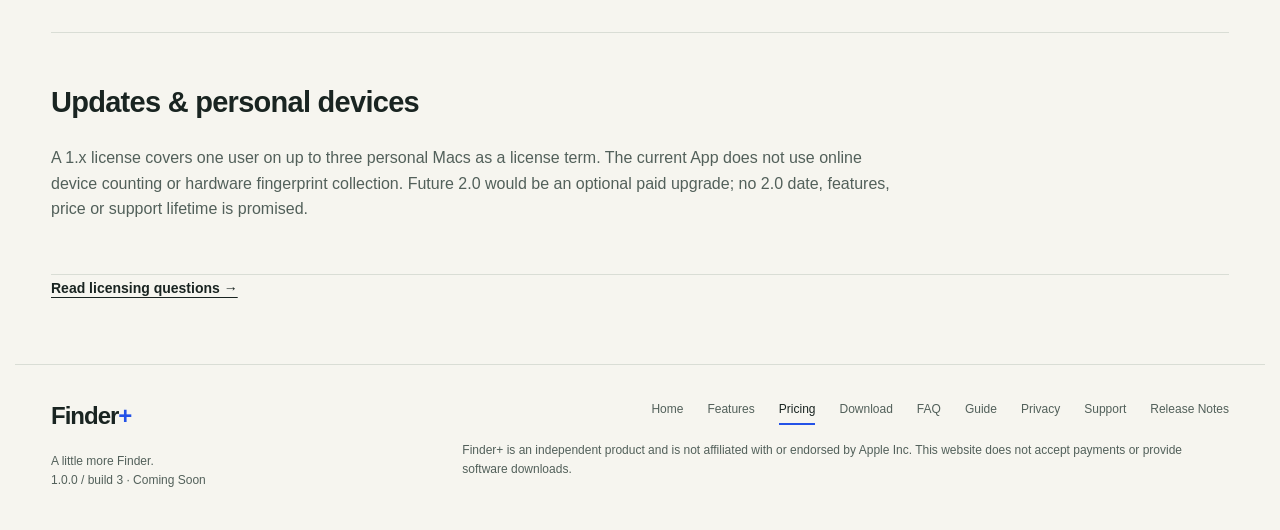
<file: pricing.html>
<!doctype html>
<html lang="en"><head><meta charset="utf-8"><meta name="viewport" content="width=device-width, initial-scale=1"><meta name="description" content="Planned Finder+ pricing: $14.99 launch, $19.99 regular, and a 14-day trial."><meta name="referrer" content="strict-origin-when-cross-origin"><meta http-equiv="Content-Security-Policy" content="default-src 'none'; style-src 'self'; img-src 'self'; base-uri 'none'; form-action 'none'; connect-src 'none'; object-src 'none'"><meta name="color-scheme" content="light"><title>One purchase. Your everyday toolkit. — Finder+</title><link rel="icon" href="assets/favicon.svg" type="image/svg+xml"><link rel="stylesheet" href="assets/site.css"></head><body><a class="skip" href="#main">Skip to content</a><div class="topline">Coming Soon · No purchases or downloads yet <a href="download.html">Release status →</a></div><header class="header"><a class="brand" href="index.html" aria-label="Finder+ Home">Finder<b>+</b></a><nav aria-label="Main navigation"><a href="index.html">Home</a><a href="features.html">Features</a><a href="pricing.html" aria-current="page">Pricing</a><a href="download.html">Download</a><a href="faq.html">FAQ</a><a href="guide.html">Guide</a><a href="privacy.html">Privacy</a><a href="support.html">Support</a><a href="release-notes.html">Release Notes</a></nav></header><main id="main" tabindex="-1"><header class="page-head"><p class="eyebrow">FINDER+ / PRICING</p><h1>One purchase. Your everyday toolkit.</h1><p class="lead">Planned Finder+ pricing: $14.99 launch, $19.99 regular, and a 14-day trial.</p></header><aside class="notice"><strong>Coming Soon.</strong> Pricing describes the planned release. Checkout, pre-orders and payments are closed. No license is delivered from this website.</aside><section class="price-layout"><article class="price-card"><p class="eyebrow">FINDER+ 1.x · ONE-TIME PURCHASE</p><p class="price"><span class="currency">USD</span> $14.99</p><p>Planned launch price · Regular price: <strong>USD $19.99</strong></p><ul><li>One user · up to 3 personal Macs</li><li>Included 1.x updates</li><li>Offline license validation in the App</li><li>No subscription or automatic renewal</li></ul><p class="availability">Purchasing opens after release readiness.</p></article><div><h2>Try it on your terms.</h2><p>Start the 14-day trial explicitly in License &amp; Trial. First launch does not start the timer. The trial lasts 14 × 24 hours and includes the existing supported paid features.</p><p>After the trial, basic free actions remain available. You can choose whether to buy when sales open.</p><p>Launch timing, tax presentation, payment provider, final purchase terms and refund policy will be confirmed before checkout opens.</p></div></section><section class="prose-section"><h2>What stays free</h2><ul><li>Copy Path, Filename, File URL and Relative Path</li><li>Plain Text new files, Terminal.app and Default App</li><li>Settings, About and folder authorization</li><li>History and all safety / recovery controls</li></ul></section><section class="prose-section"><h2>What needs an active trial or license</h2><p>Copy / Move, Hash, Folder Size, Favorites, other existing file templates and Xcode / VS Code actions require an active trial or license. Storage and metadata limits apply equally to all users.</p></section><section class="prose-section"><h2>Updates & personal devices</h2><p>A 1.x license covers one user on up to three personal Macs as a license term. The current App does not use online device counting or hardware fingerprint collection. Future 2.0 would be an optional paid upgrade; no 2.0 date, features, price or support lifetime is promised.</p></section><a class="text-link" href="faq.html">Read licensing questions →</a></main><footer class="footer"><div><a class="brand" href="index.html">Finder<b>+</b></a><p class="small">A little more Finder.<br>1.0.0 / build 3 · Coming Soon</p></div><div><nav class="footer-links" aria-label="Footer navigation"><a href="index.html">Home</a><a href="features.html">Features</a><a href="pricing.html" aria-current="page">Pricing</a><a href="download.html">Download</a><a href="faq.html">FAQ</a><a href="guide.html">Guide</a><a href="privacy.html">Privacy</a><a href="support.html">Support</a><a href="release-notes.html">Release Notes</a></nav><p class="small">Finder+ is an independent product and is not affiliated with or endorsed by Apple Inc. This website does not accept payments or provide software downloads.</p></div></footer></body></html>
</file>
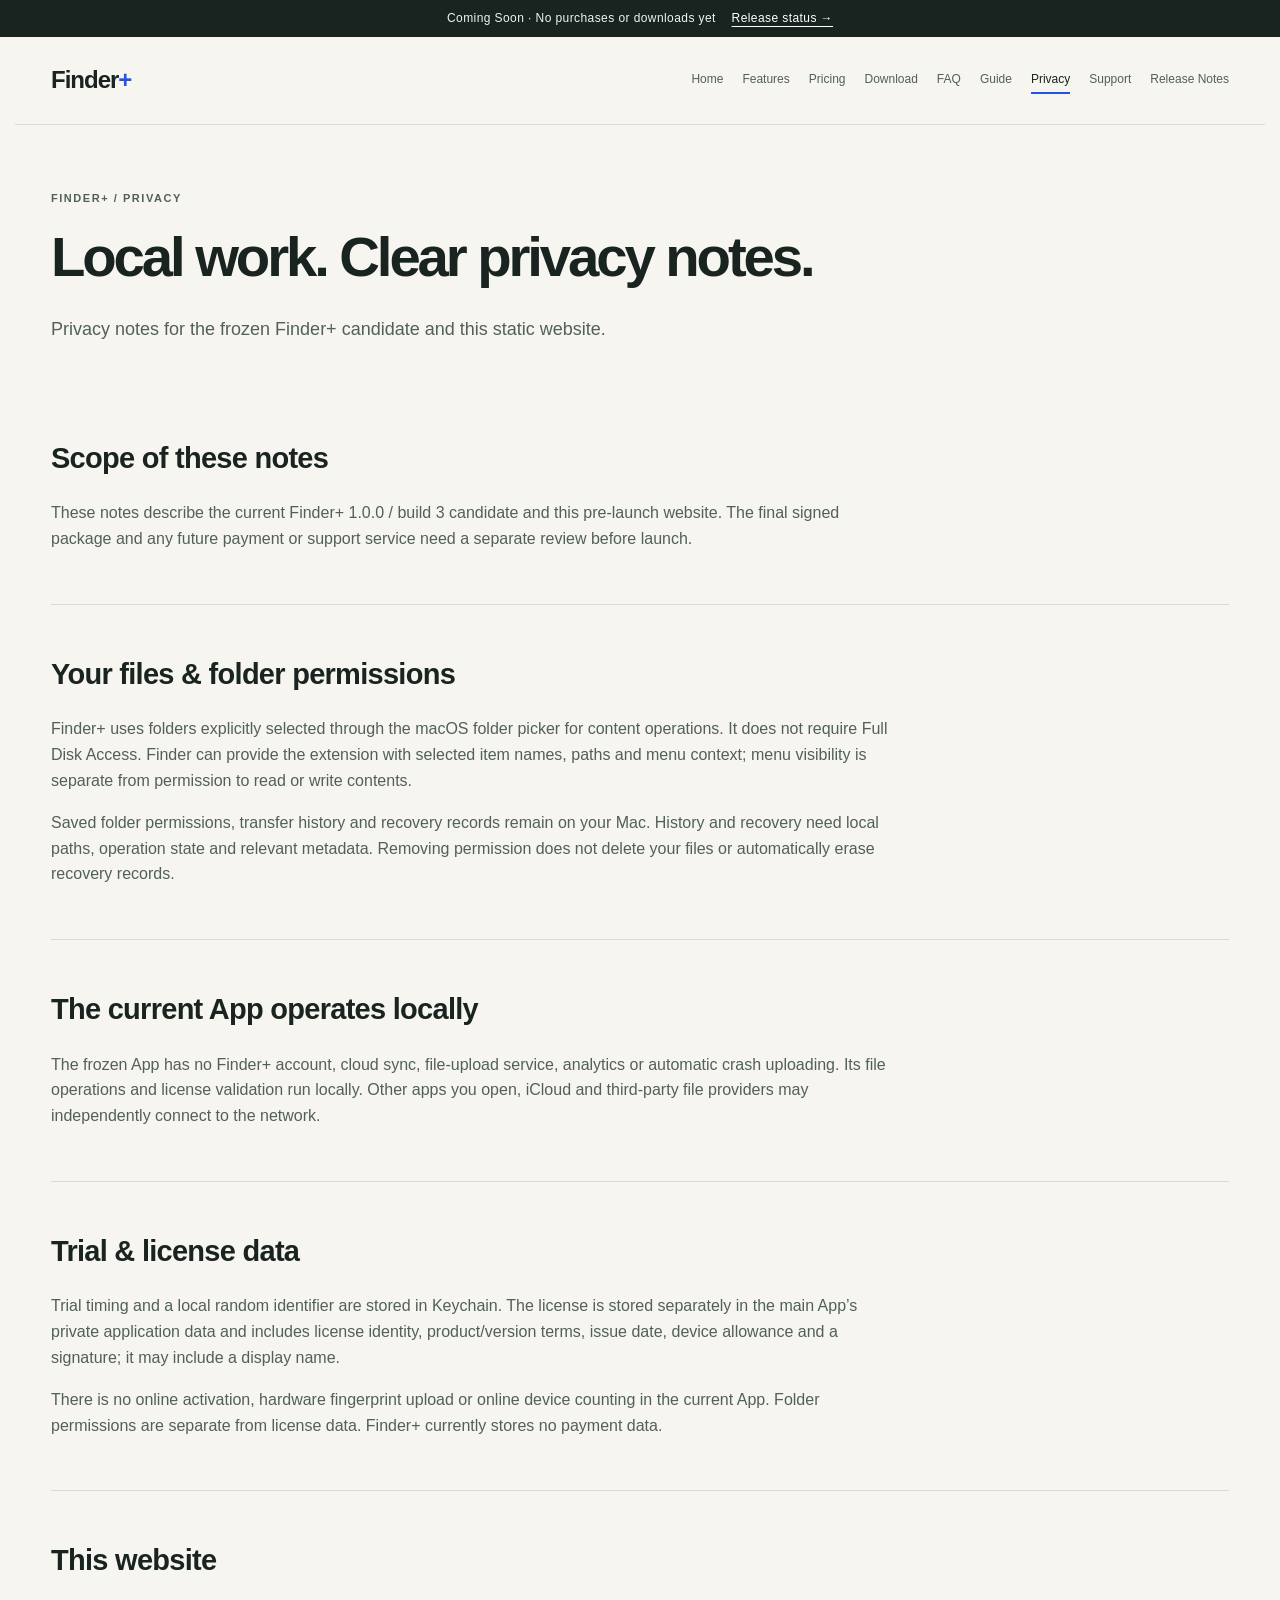
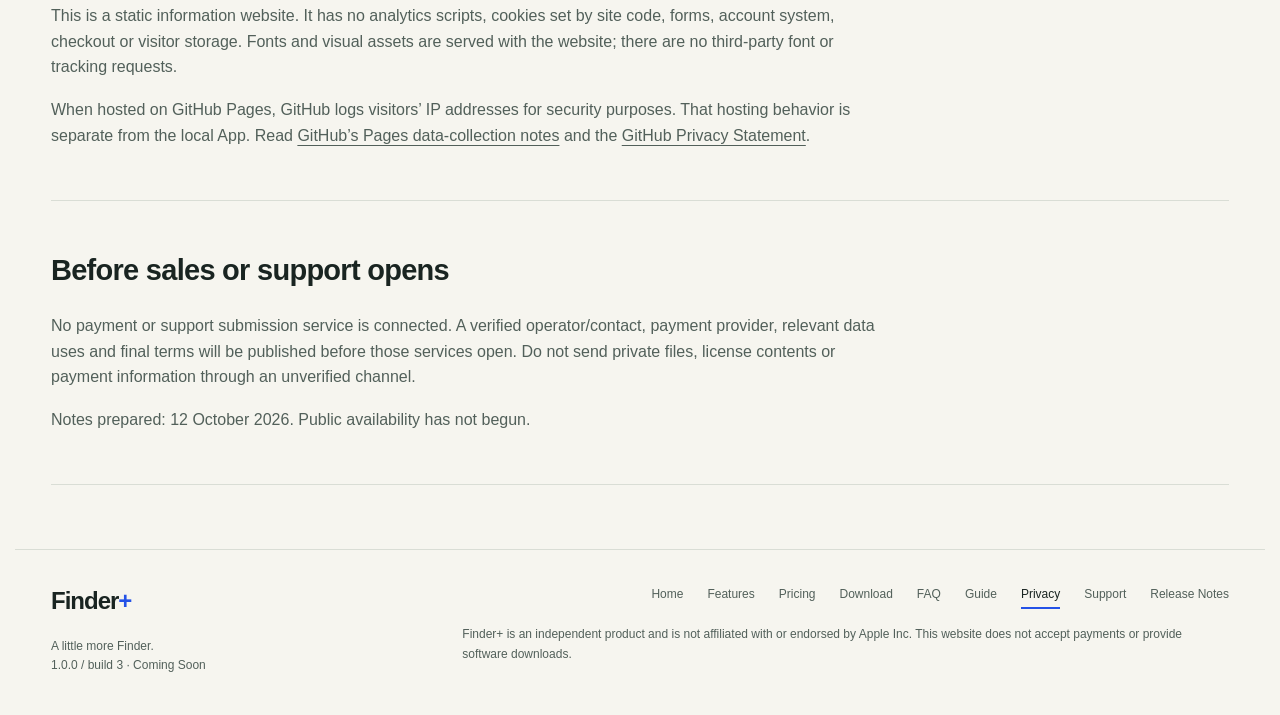
<file: privacy.html>
<!doctype html>
<html lang="en"><head><meta charset="utf-8"><meta name="viewport" content="width=device-width, initial-scale=1"><meta name="description" content="Privacy notes for the frozen Finder+ candidate and this static website."><meta name="referrer" content="strict-origin-when-cross-origin"><meta http-equiv="Content-Security-Policy" content="default-src 'none'; style-src 'self'; img-src 'self'; base-uri 'none'; form-action 'none'; connect-src 'none'; object-src 'none'"><meta name="color-scheme" content="light"><title>Local work. Clear privacy notes. — Finder+</title><link rel="icon" href="assets/favicon.svg" type="image/svg+xml"><link rel="stylesheet" href="assets/site.css"></head><body><a class="skip" href="#main">Skip to content</a><div class="topline">Coming Soon · No purchases or downloads yet <a href="download.html">Release status →</a></div><header class="header"><a class="brand" href="index.html" aria-label="Finder+ Home">Finder<b>+</b></a><nav aria-label="Main navigation"><a href="index.html">Home</a><a href="features.html">Features</a><a href="pricing.html">Pricing</a><a href="download.html">Download</a><a href="faq.html">FAQ</a><a href="guide.html">Guide</a><a href="privacy.html" aria-current="page">Privacy</a><a href="support.html">Support</a><a href="release-notes.html">Release Notes</a></nav></header><main id="main" tabindex="-1"><header class="page-head"><p class="eyebrow">FINDER+ / PRIVACY</p><h1>Local work. Clear privacy notes.</h1><p class="lead">Privacy notes for the frozen Finder+ candidate and this static website.</p></header><section class="prose-section"><h2>Scope of these notes</h2><p>These notes describe the current Finder+ 1.0.0 / build 3 candidate and this pre-launch website. The final signed package and any future payment or support service need a separate review before launch.</p></section><section class="prose-section"><h2>Your files & folder permissions</h2><p>Finder+ uses folders explicitly selected through the macOS folder picker for content operations. It does not require Full Disk Access. Finder can provide the extension with selected item names, paths and menu context; menu visibility is separate from permission to read or write contents.</p><p>Saved folder permissions, transfer history and recovery records remain on your Mac. History and recovery need local paths, operation state and relevant metadata. Removing permission does not delete your files or automatically erase recovery records.</p></section><section class="prose-section"><h2>The current App operates locally</h2><p>The frozen App has no Finder+ account, cloud sync, file-upload service, analytics or automatic crash uploading. Its file operations and license validation run locally. Other apps you open, iCloud and third-party file providers may independently connect to the network.</p></section><section class="prose-section"><h2>Trial & license data</h2><p>Trial timing and a local random identifier are stored in Keychain. The license is stored separately in the main App’s private application data and includes license identity, product/version terms, issue date, device allowance and a signature; it may include a display name.</p><p>There is no online activation, hardware fingerprint upload or online device counting in the current App. Folder permissions are separate from license data. Finder+ currently stores no payment data.</p></section><section class="prose-section"><h2>This website</h2><p>This is a static information website. It has no analytics scripts, cookies set by site code, forms, account system, checkout or visitor storage. Fonts and visual assets are served with the website; there are no third-party font or tracking requests.</p><p>When hosted on GitHub Pages, GitHub logs visitors’ IP addresses for security purposes. That hosting behavior is separate from the local App. Read <a href="https://docs.github.com/en/pages/getting-started-with-github-pages/what-is-github-pages">GitHub’s Pages data-collection notes</a> and the <a href="https://docs.github.com/en/site-policy/privacy-policies/github-general-privacy-statement">GitHub Privacy Statement</a>.</p></section><section class="prose-section"><h2>Before sales or support opens</h2><p>No payment or support submission service is connected. A verified operator/contact, payment provider, relevant data uses and final terms will be published before those services open. Do not send private files, license contents or payment information through an unverified channel.</p><p>Notes prepared: 12 October 2026. Public availability has not begun.</p></section></main><footer class="footer"><div><a class="brand" href="index.html">Finder<b>+</b></a><p class="small">A little more Finder.<br>1.0.0 / build 3 · Coming Soon</p></div><div><nav class="footer-links" aria-label="Footer navigation"><a href="index.html">Home</a><a href="features.html">Features</a><a href="pricing.html">Pricing</a><a href="download.html">Download</a><a href="faq.html">FAQ</a><a href="guide.html">Guide</a><a href="privacy.html" aria-current="page">Privacy</a><a href="support.html">Support</a><a href="release-notes.html">Release Notes</a></nav><p class="small">Finder+ is an independent product and is not affiliated with or endorsed by Apple Inc. This website does not accept payments or provide software downloads.</p></div></footer></body></html>
</file>
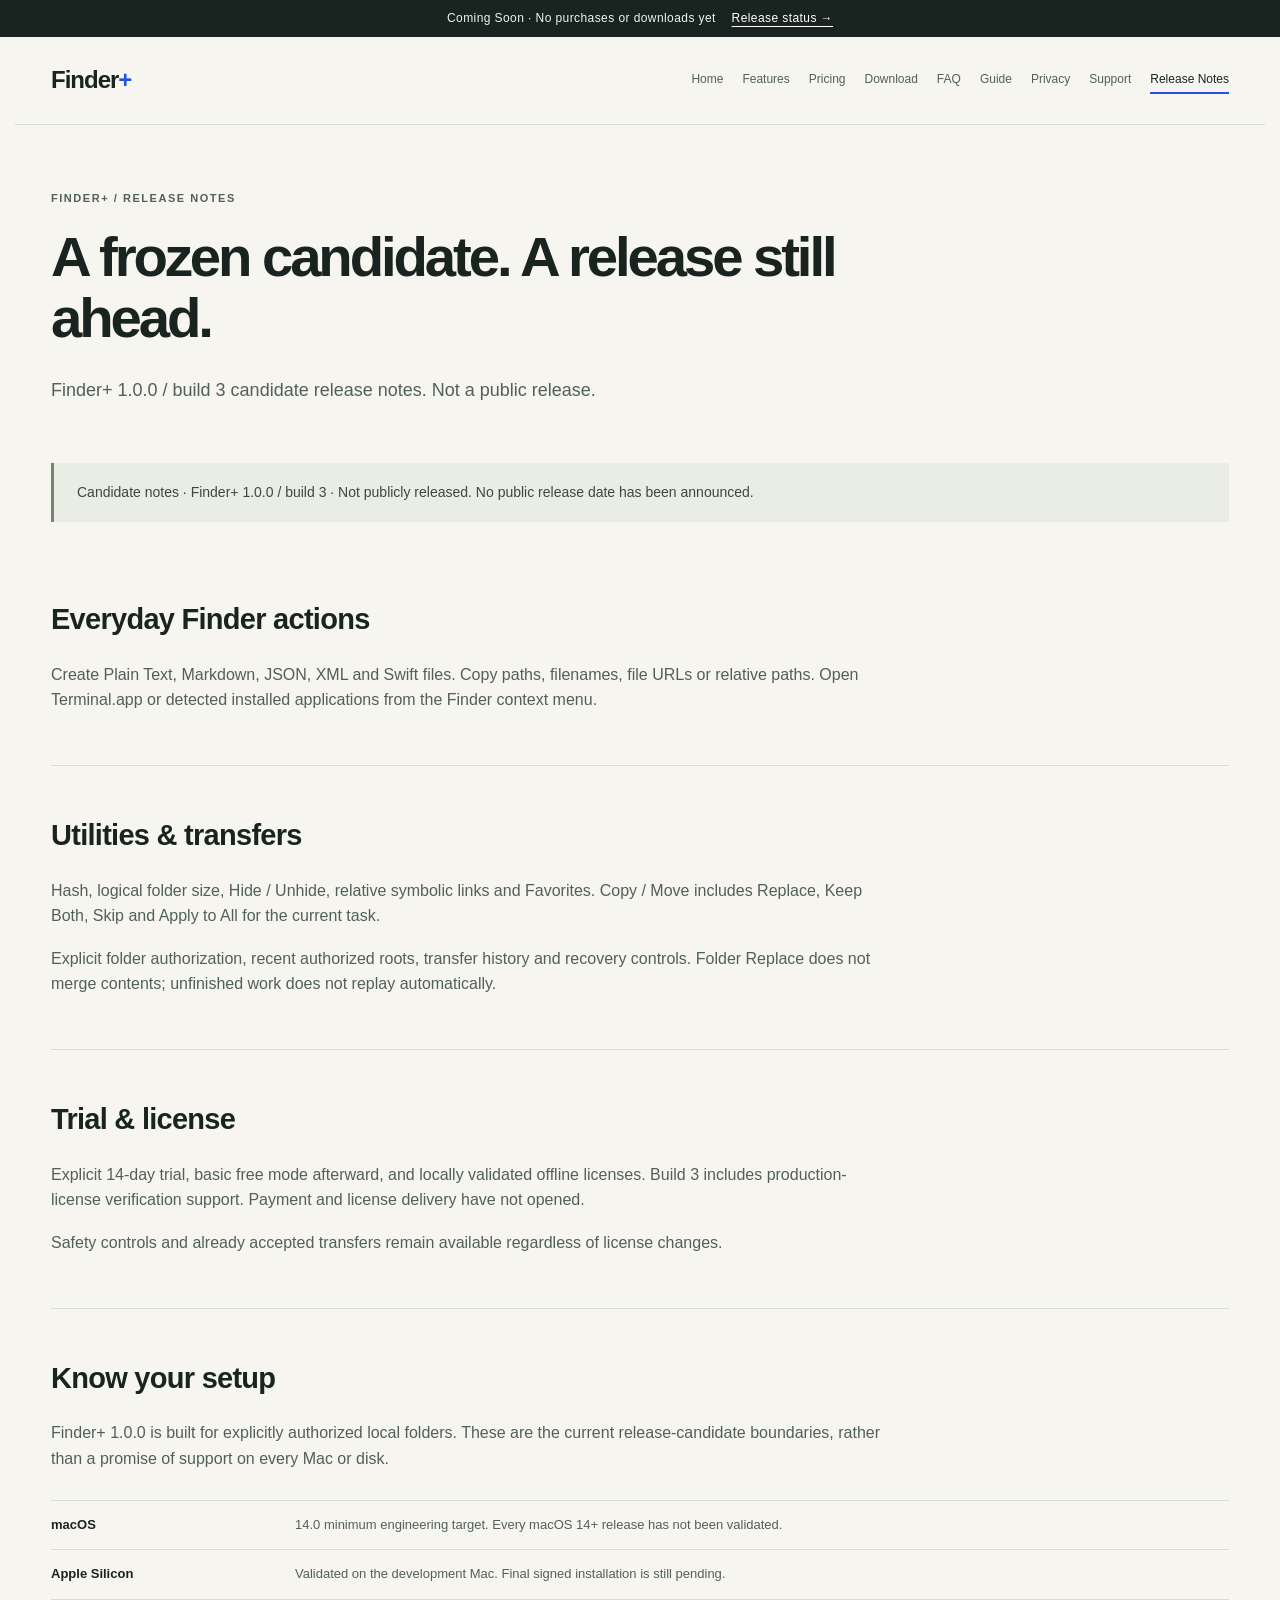
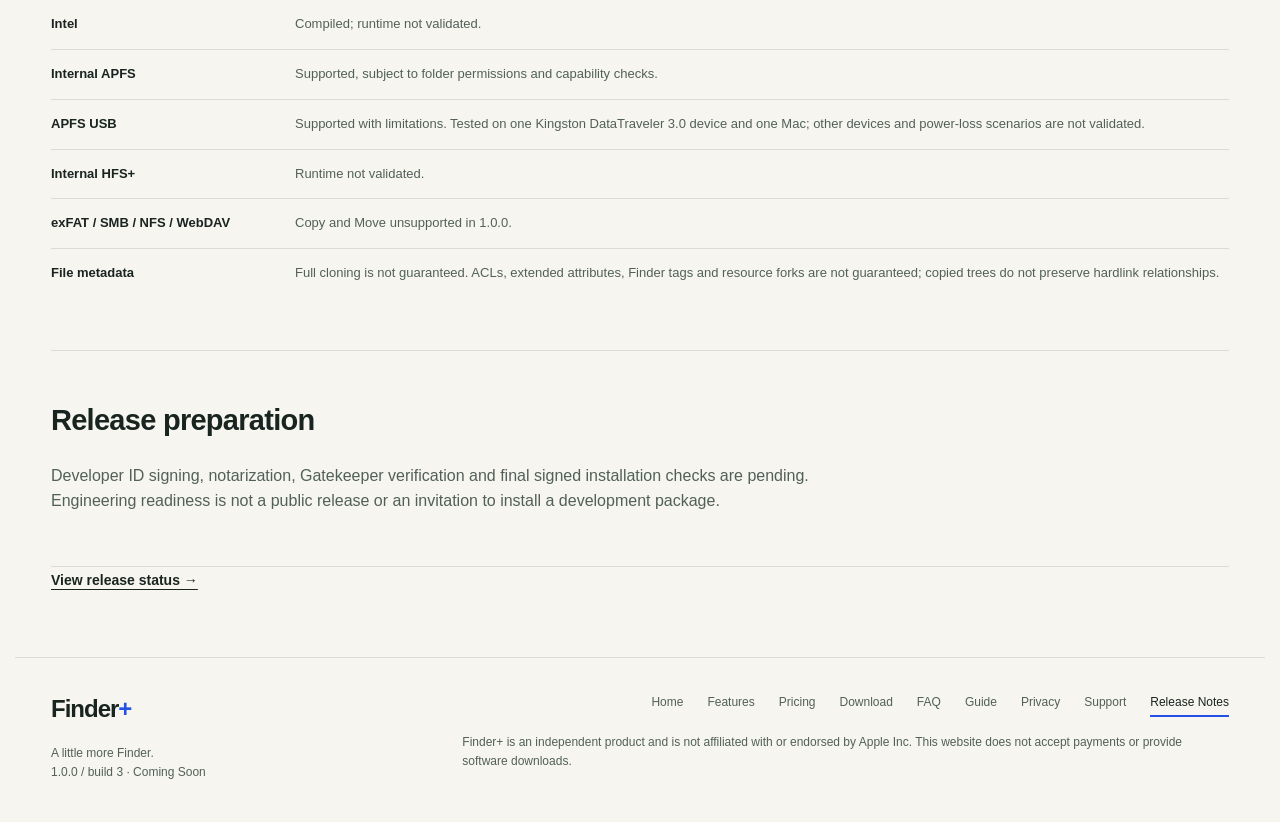
<file: release-notes.html>
<!doctype html>
<html lang="en"><head><meta charset="utf-8"><meta name="viewport" content="width=device-width, initial-scale=1"><meta name="description" content="Finder+ 1.0.0 / build 3 candidate release notes. Not a public release."><meta name="referrer" content="strict-origin-when-cross-origin"><meta http-equiv="Content-Security-Policy" content="default-src 'none'; style-src 'self'; img-src 'self'; base-uri 'none'; form-action 'none'; connect-src 'none'; object-src 'none'"><meta name="color-scheme" content="light"><title>A frozen candidate. A release still ahead. — Finder+</title><link rel="icon" href="assets/favicon.svg" type="image/svg+xml"><link rel="stylesheet" href="assets/site.css"></head><body><a class="skip" href="#main">Skip to content</a><div class="topline">Coming Soon · No purchases or downloads yet <a href="download.html">Release status →</a></div><header class="header"><a class="brand" href="index.html" aria-label="Finder+ Home">Finder<b>+</b></a><nav aria-label="Main navigation"><a href="index.html">Home</a><a href="features.html">Features</a><a href="pricing.html">Pricing</a><a href="download.html">Download</a><a href="faq.html">FAQ</a><a href="guide.html">Guide</a><a href="privacy.html">Privacy</a><a href="support.html">Support</a><a href="release-notes.html" aria-current="page">Release Notes</a></nav></header><main id="main" tabindex="-1"><header class="page-head"><p class="eyebrow">FINDER+ / RELEASE NOTES</p><h1>A frozen candidate. A release still ahead.</h1><p class="lead">Finder+ 1.0.0 / build 3 candidate release notes. Not a public release.</p></header><aside class="notice">Candidate notes · Finder+ 1.0.0 / build 3 · Not publicly released. No public release date has been announced.</aside><section class="prose-section"><h2>Everyday Finder actions</h2><p>Create Plain Text, Markdown, JSON, XML and Swift files. Copy paths, filenames, file URLs or relative paths. Open Terminal.app or detected installed applications from the Finder context menu.</p></section><section class="prose-section"><h2>Utilities & transfers</h2><p>Hash, logical folder size, Hide / Unhide, relative symbolic links and Favorites. Copy / Move includes Replace, Keep Both, Skip and Apply to All for the current task.</p><p>Explicit folder authorization, recent authorized roots, transfer history and recovery controls. Folder Replace does not merge contents; unfinished work does not replay automatically.</p></section><section class="prose-section"><h2>Trial & license</h2><p>Explicit 14-day trial, basic free mode afterward, and locally validated offline licenses. Build 3 includes production-license verification support. Payment and license delivery have not opened.</p><p>Safety controls and already accepted transfers remain available regardless of license changes.</p></section><section class="prose-section"><h2>Know your setup</h2><p>Finder+ 1.0.0 is built for explicitly authorized local folders. These are the current release-candidate boundaries, rather than a promise of support on every Mac or disk.</p><dl class="matrix"><div><dt>macOS</dt><dd>14.0 minimum engineering target. Every macOS 14+ release has not been validated.</dd></div><div><dt>Apple Silicon</dt><dd>Validated on the development Mac. Final signed installation is still pending.</dd></div><div><dt>Intel</dt><dd>Compiled; runtime not validated.</dd></div><div><dt>Internal APFS</dt><dd>Supported, subject to folder permissions and capability checks.</dd></div><div><dt>APFS USB</dt><dd>Supported with limitations. Tested on one Kingston DataTraveler 3.0 device and one Mac; other devices and power-loss scenarios are not validated.</dd></div><div><dt>Internal HFS+</dt><dd>Runtime not validated.</dd></div><div><dt>exFAT / SMB / NFS / WebDAV</dt><dd>Copy and Move unsupported in 1.0.0.</dd></div><div><dt>File metadata</dt><dd>Full cloning is not guaranteed. ACLs, extended attributes, Finder tags and resource forks are not guaranteed; copied trees do not preserve hardlink relationships.</dd></div></dl></section><section class="prose-section"><h2>Release preparation</h2><p>Developer ID signing, notarization, Gatekeeper verification and final signed installation checks are pending. Engineering readiness is not a public release or an invitation to install a development package.</p></section><a class="text-link" href="download.html">View release status →</a></main><footer class="footer"><div><a class="brand" href="index.html">Finder<b>+</b></a><p class="small">A little more Finder.<br>1.0.0 / build 3 · Coming Soon</p></div><div><nav class="footer-links" aria-label="Footer navigation"><a href="index.html">Home</a><a href="features.html">Features</a><a href="pricing.html">Pricing</a><a href="download.html">Download</a><a href="faq.html">FAQ</a><a href="guide.html">Guide</a><a href="privacy.html">Privacy</a><a href="support.html">Support</a><a href="release-notes.html" aria-current="page">Release Notes</a></nav><p class="small">Finder+ is an independent product and is not affiliated with or endorsed by Apple Inc. This website does not accept payments or provide software downloads.</p></div></footer></body></html>
</file>
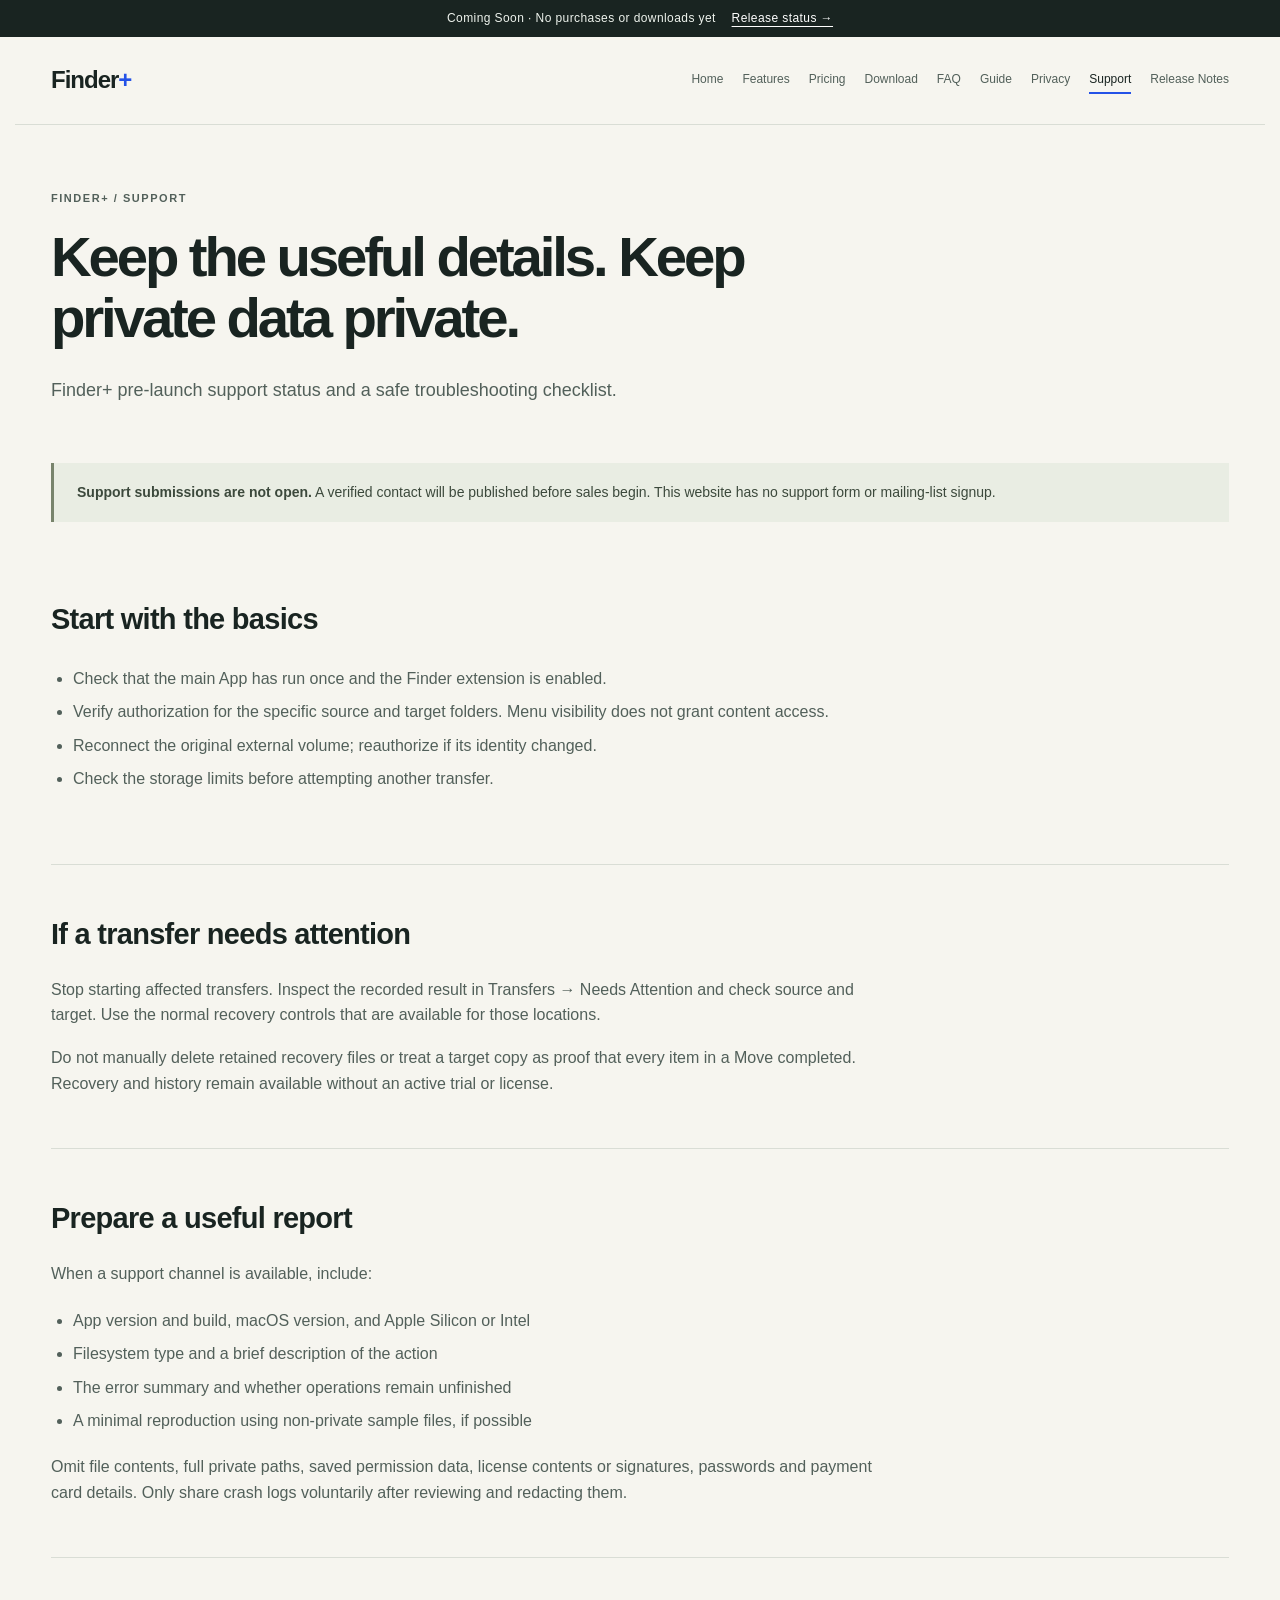
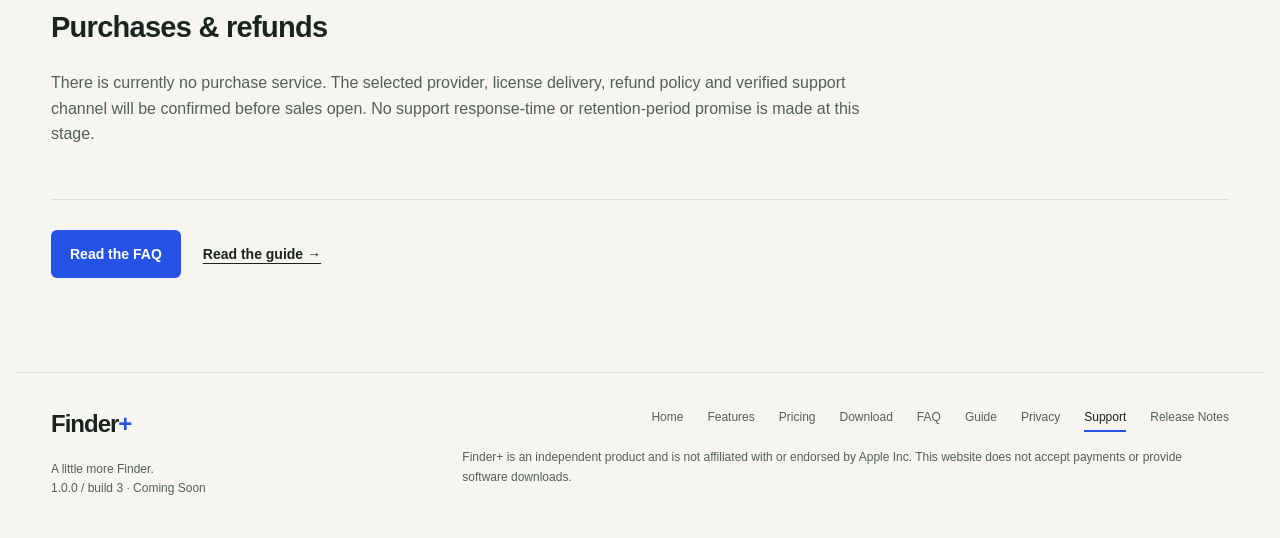
<file: support.html>
<!doctype html>
<html lang="en"><head><meta charset="utf-8"><meta name="viewport" content="width=device-width, initial-scale=1"><meta name="description" content="Finder+ pre-launch support status and a safe troubleshooting checklist."><meta name="referrer" content="strict-origin-when-cross-origin"><meta http-equiv="Content-Security-Policy" content="default-src 'none'; style-src 'self'; img-src 'self'; base-uri 'none'; form-action 'none'; connect-src 'none'; object-src 'none'"><meta name="color-scheme" content="light"><title>Keep the useful details. Keep private data private. — Finder+</title><link rel="icon" href="assets/favicon.svg" type="image/svg+xml"><link rel="stylesheet" href="assets/site.css"></head><body><a class="skip" href="#main">Skip to content</a><div class="topline">Coming Soon · No purchases or downloads yet <a href="download.html">Release status →</a></div><header class="header"><a class="brand" href="index.html" aria-label="Finder+ Home">Finder<b>+</b></a><nav aria-label="Main navigation"><a href="index.html">Home</a><a href="features.html">Features</a><a href="pricing.html">Pricing</a><a href="download.html">Download</a><a href="faq.html">FAQ</a><a href="guide.html">Guide</a><a href="privacy.html">Privacy</a><a href="support.html" aria-current="page">Support</a><a href="release-notes.html">Release Notes</a></nav></header><main id="main" tabindex="-1"><header class="page-head"><p class="eyebrow">FINDER+ / SUPPORT</p><h1>Keep the useful details. Keep private data private.</h1><p class="lead">Finder+ pre-launch support status and a safe troubleshooting checklist.</p></header><aside class="notice"><strong>Support submissions are not open.</strong> A verified contact will be published before sales begin. This website has no support form or mailing-list signup.</aside><section class="prose-section"><h2>Start with the basics</h2><ul><li>Check that the main App has run once and the Finder extension is enabled.</li><li>Verify authorization for the specific source and target folders. Menu visibility does not grant content access.</li><li>Reconnect the original external volume; reauthorize if its identity changed.</li><li>Check the storage limits before attempting another transfer.</li></ul></section><section class="prose-section"><h2>If a transfer needs attention</h2><p>Stop starting affected transfers. Inspect the recorded result in Transfers → Needs Attention and check source and target. Use the normal recovery controls that are available for those locations.</p><p>Do not manually delete retained recovery files or treat a target copy as proof that every item in a Move completed. Recovery and history remain available without an active trial or license.</p></section><section class="prose-section"><h2>Prepare a useful report</h2><p>When a support channel is available, include:</p><ul><li>App version and build, macOS version, and Apple Silicon or Intel</li><li>Filesystem type and a brief description of the action</li><li>The error summary and whether operations remain unfinished</li><li>A minimal reproduction using non-private sample files, if possible</li></ul><p>Omit file contents, full private paths, saved permission data, license contents or signatures, passwords and payment card details. Only share crash logs voluntarily after reviewing and redacting them.</p></section><section class="prose-section"><h2>Purchases & refunds</h2><p>There is currently no purchase service. The selected provider, license delivery, refund policy and verified support channel will be confirmed before sales open. No support response-time or retention-period promise is made at this stage.</p></section><div class="actions"><a class="button" href="faq.html">Read the FAQ</a><a class="text-link" href="guide.html">Read the guide →</a></div></main><footer class="footer"><div><a class="brand" href="index.html">Finder<b>+</b></a><p class="small">A little more Finder.<br>1.0.0 / build 3 · Coming Soon</p></div><div><nav class="footer-links" aria-label="Footer navigation"><a href="index.html">Home</a><a href="features.html">Features</a><a href="pricing.html">Pricing</a><a href="download.html">Download</a><a href="faq.html">FAQ</a><a href="guide.html">Guide</a><a href="privacy.html">Privacy</a><a href="support.html" aria-current="page">Support</a><a href="release-notes.html">Release Notes</a></nav><p class="small">Finder+ is an independent product and is not affiliated with or endorsed by Apple Inc. This website does not accept payments or provide software downloads.</p></div></footer></body></html>
</file>
<file: assets/site.css>
@charset "UTF-8";
:root{--paper:#f6f5ef;--ink:#192421;--muted:#52605a;--blue:#2452e7;--line:#d9ddd5;--white:#fff;--serif:Georgia,"Times New Roman",serif}*{box-sizing:border-box}html{scroll-behavior:smooth}body{margin:0;background:var(--paper);color:var(--ink);font-family:-apple-system,BlinkMacSystemFont,"Segoe UI",sans-serif;line-height:1.6}a{color:inherit;text-underline-offset:4px}a:hover{color:var(--blue)}a:focus-visible,summary:focus-visible{outline:3px solid var(--blue);outline-offset:5px}a.button:focus-visible{outline-offset:5px}.skip{position:absolute;left:20px;top:-100px;z-index:99;background:#fff;padding:12px}.skip:focus{top:10px}.topline{background:var(--ink);color:#eef3ed;font-size:12px;text-align:center;padding:9px 20px;letter-spacing:.035em}.topline a{margin-left:12px;color:#fff}.header{max-width:1250px;margin:auto;padding:24px 36px;display:flex;align-items:center;gap:36px;border-bottom:1px solid var(--line)}.brand{font-size:24px;font-weight:750;letter-spacing:-1px;text-decoration:none;white-space:nowrap}.brand b{color:var(--blue)}nav{display:flex;flex-wrap:wrap;justify-content:flex-end;gap:7px 19px;margin-left:auto}nav a{font-size:12px;text-decoration:none;color:var(--muted);padding:3px 0}nav a[aria-current=page]{color:var(--ink);border-bottom:2px solid var(--blue)}main{max-width:1250px;margin:auto;padding:0 36px 64px}.hero{display:grid;grid-template-columns:1.08fr 1fr;gap:64px;align-items:center;padding:86px 0 68px}.eyebrow{font-size:11px;font-weight:700;letter-spacing:.14em;margin:0 0 20px;color:var(--muted)}h1{font-size:clamp(42px,5vw,68px);line-height:1.08;letter-spacing:-.055em;margin:0 0 27px;font-weight:650}h1 em{font-family:var(--serif);font-weight:400;color:var(--blue)}.lead{font-size:19px;line-height:1.65;color:var(--muted);max-width:540px}.actions{display:flex;flex-wrap:wrap;gap:22px;align-items:center;margin:30px 0}.button{display:inline-flex;justify-content:center;gap:30px;background:var(--blue);color:white;border-radius:6px;padding:13px 19px;text-decoration:none;font-size:14px;font-weight:600}.button:hover{background:#173fc6;color:#fff}.text-link{font-size:14px;font-weight:600}.small{font-size:12px;color:var(--muted)}.demo{margin:0;position:relative;background:#e8ebe4;border:1px solid #cfd6ca;border-radius:12px;transform:rotate(-2deg);padding-bottom:15px}.window-top{display:flex;justify-content:space-between;padding:15px 19px;font-size:11px;border-bottom:1px solid #cfd6ca}.window-top>span:first-child{color:#a2afa0;letter-spacing:3px}.window-body{height:340px;padding:26px 20px;position:relative}.file-row{display:flex;align-items:center;gap:10px;font-size:12px;border-bottom:1px solid #d5dbd0;padding:12px 0}.file-kind{margin-left:auto;color:#73806d}.folder-icon{width:23px;height:17px;background:#b6c7fb;border-radius:3px;position:relative}.folder-icon:before{content:"";position:absolute;top:-4px;width:10px;height:5px;background:#b6c7fb}.doc-icon{width:17px;height:22px;background:#fff;border:1px solid #bdc6b8;margin:0 3px}.context{position:absolute;top:71px;left:28%;width:215px;background:#fff;border:1px solid #cbd1c8;border-radius:9px;padding:6px;box-shadow:0 18px 42px #25322219;transform:rotate(2deg);font-size:12px}.context>div{padding:7px 10px;display:flex;justify-content:space-between;align-items:center}.context .context-title{font-weight:700}.context .selected{background:var(--blue);color:#fff;border-radius:4px}.context hr{border:0;border-top:1px solid #e6e9e2;margin:4px}.annotation{width:95px;font-family:var(--serif);font-style:italic;font-size:18px;line-height:1.15;position:absolute;bottom:6px;left:20px;color:#7b8973}.demo figcaption{font-size:10px;color:var(--muted);text-align:right;padding:0 18px;transform:rotate(2deg)}.band{display:flex;justify-content:space-between;align-items:center;gap:20px;border-top:1px solid var(--line);border-bottom:1px solid var(--line);padding:14px 0;font-size:12px}.band p{font-weight:700}.band span:before{content:"+";color:var(--blue);margin-right:10px}h2{font-size:29px;font-weight:600;line-height:1.2;letter-spacing:-.025em;margin:0 0 25px}h3{font-size:19px;line-height:1.35;margin:18px 0 12px}.prose-section{padding:52px 0;border-bottom:1px solid var(--line)}.prose-section>p{max-width:840px;color:var(--muted)}p{margin:0 0 17px}p:last-child{margin-bottom:0}.cards{display:grid;grid-template-columns:repeat(3,1fr);gap:36px}.cards article p{font-size:14px;color:var(--muted)}.number{font-size:12px;color:var(--blue);font-family:monospace}.split{display:grid;grid-template-columns:1fr 1fr;gap:60px}.large-copy{font-family:var(--serif);font-size:38px;line-height:1.25;max-width:370px}.split>div{color:var(--muted)}.matrix{margin:28px 0 0}.matrix>div{display:grid;grid-template-columns:220px 1fr;gap:24px;border-top:1px solid var(--line);padding:14px 0}.matrix dt{font-weight:650;font-size:13px}.matrix dd{margin:0;color:var(--muted);font-size:13px}.closing{padding:56px 0 0}.closing h2{font-family:var(--serif);font-size:40px;font-weight:400}.closing .button{margin-top:24px}.footer{border-top:1px solid var(--line);max-width:1250px;margin:auto;padding:32px 36px 40px;display:grid;grid-template-columns:1fr 2fr;gap:28px}.footer-links{display:flex;flex-wrap:wrap;gap:8px 24px;justify-content:flex-end;font-size:12px}.footer .small{margin-top:16px}.page-head{padding:65px 0 44px;max-width:850px}.page-head h1{font-size:clamp(36px,4.4vw,57px)}.page-head .lead{max-width:750px;font-size:18px}.notice{background:#e9ede3;border-left:3px solid #78846c;padding:18px 23px;color:#3c493c;font-size:14px;margin:14px 0 28px}.prose-section ul{max-width:850px;color:var(--muted);padding-left:22px}.prose-section li{padding:4px 0}.price-layout{display:grid;grid-template-columns:1fr 1fr;gap:60px;padding:20px 0 50px;align-items:center;border-bottom:1px solid var(--line)}.price-card{background:var(--ink);color:#fff;padding:38px;border-radius:10px}.price-card .eyebrow{color:#b5c2b7}.price{font-size:64px;line-height:1.2;letter-spacing:-.06em;margin-bottom:15px}.currency{font-size:12px;letter-spacing:.02em;display:block;margin-bottom:8px;color:#b5c2b7}.price-card>p:not(.price){font-size:13px}.price-card ul{padding-left:20px;font-size:14px;margin:30px 0}.price-card li{padding:5px 0}.availability{border-top:1px solid #75807655;padding-top:18px;font-size:13px;font-weight:600}.price-layout>div p{color:var(--muted)}.release-panel{background:#e8ebe4;padding:42px;border-radius:10px;position:relative}.release-panel h2{font-size:48px;font-family:var(--serif);font-weight:400}.release-panel>p{max-width:730px}.status-dot{position:absolute;right:40px;top:40px;width:12px;height:12px;background:#6f816b;border-radius:50%}.faq-list{border-top:1px solid var(--line)}details{border-bottom:1px solid var(--line);padding:21px 0}summary{font-weight:600;cursor:pointer;font-size:17px}details p{padding:19px 30px 0 0;max-width:860px;color:var(--muted);font-size:15px}.not-found{padding:90px 0}.not-found h1{font-size:60px}@media(max-width:960px){.header{display:block}.header nav{justify-content:flex-start;margin-top:18px}.hero{gap:30px;padding-top:55px}h1{font-size:49px}.context{left:20%}.cards{gap:20px}.price-layout{gap:30px}.price{font-size:55px}}@media(max-width:680px){.header,main,.footer{padding-left:22px;padding-right:22px}.header{padding-top:18px;padding-bottom:18px}.topline{font-size:10px;padding:8px 12px}.topline a{margin-left:6px}nav{gap:7px 17px}nav a{font-size:11px}.hero{grid-template-columns:1fr;gap:38px;padding:45px 0}.hero h1{font-size:51px}.lead{font-size:17px}.demo{max-width:480px;width:100%;transform:none}.window-body{height:330px}.demo figcaption{transform:none}.context{left:30%;transform:none;width:200px}.annotation{width:75px;font-size:16px}.band{flex-wrap:wrap;justify-content:flex-start;gap:12px 20px}.band p{width:100%;margin:0}.band span{font-size:11px}.cards,.split,.price-layout{grid-template-columns:1fr;gap:30px}.cards article{border-top:1px solid var(--line);padding-top:18px}.prose-section{padding:36px 0}.matrix>div{grid-template-columns:1fr;gap:5px}.large-copy{font-size:32px}.footer{grid-template-columns:1fr}.footer-links{justify-content:flex-start}.page-head{padding:43px 0 28px}.page-head h1{font-size:40px}.price-card{padding:28px}.price{font-size:59px}.release-panel{padding:28px}.release-panel h2{font-size:40px}.status-dot{right:28px;top:28px}h2{font-size:25px}.closing h2{font-size:35px}.notice{padding:15px 18px}.context>div{padding:7px 9px}}@media(max-width:360px){.hero h1{font-size:43px}.context{left:24%;width:190px}.topline a{display:inline-block}}@media(prefers-reduced-motion:reduce){html{scroll-behavior:auto}}
</file>
